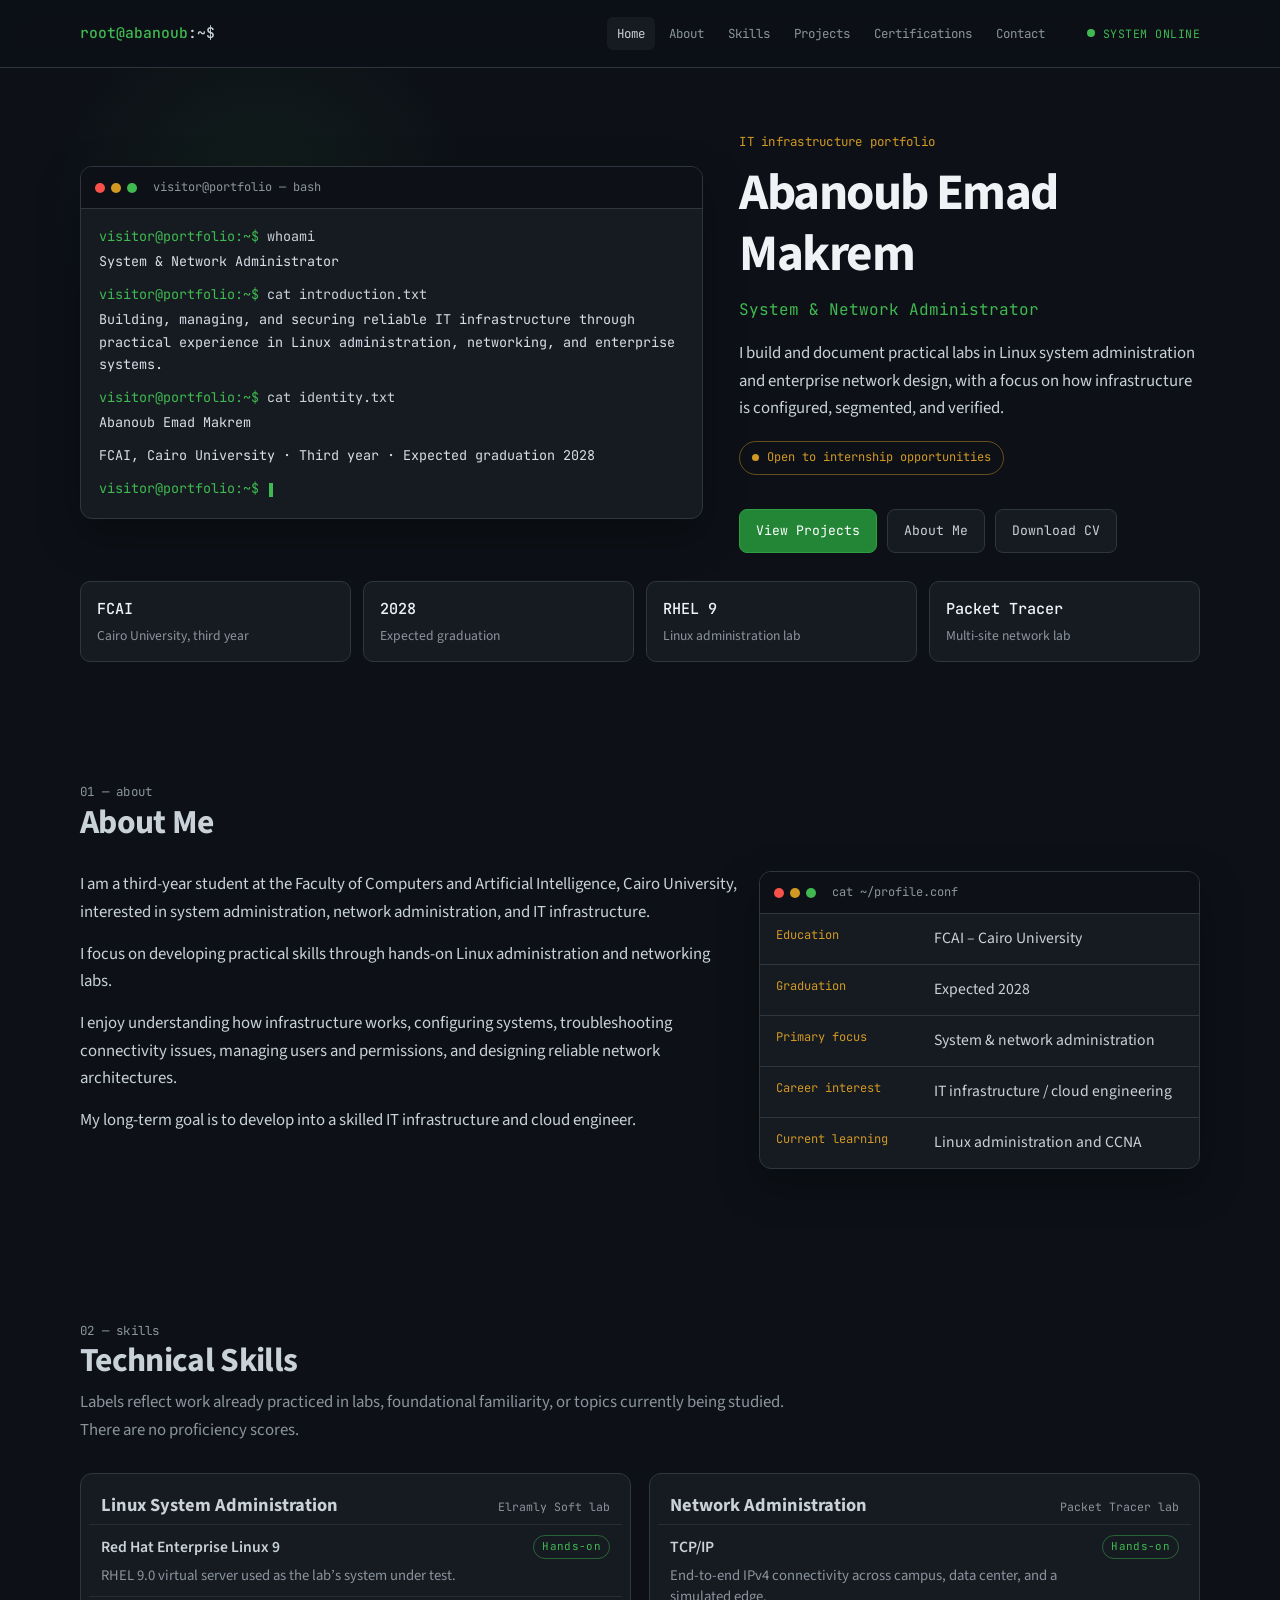
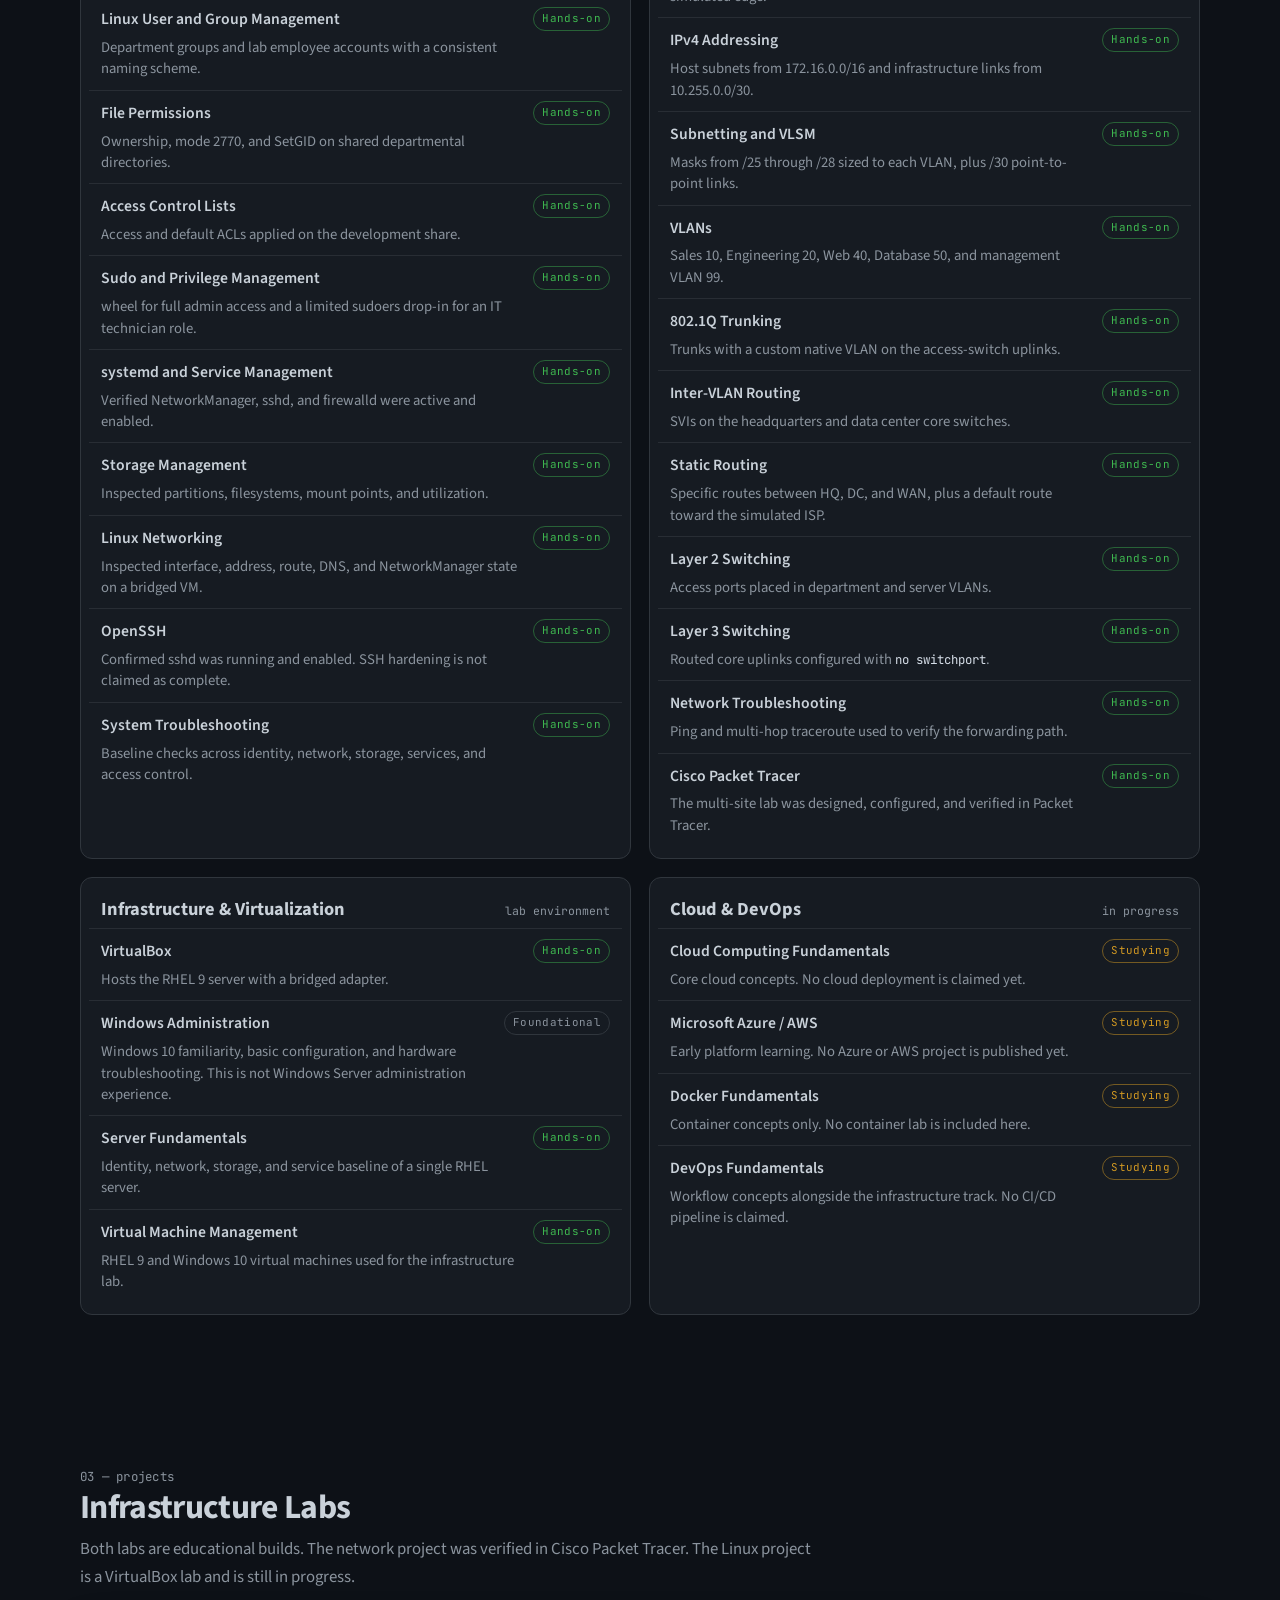
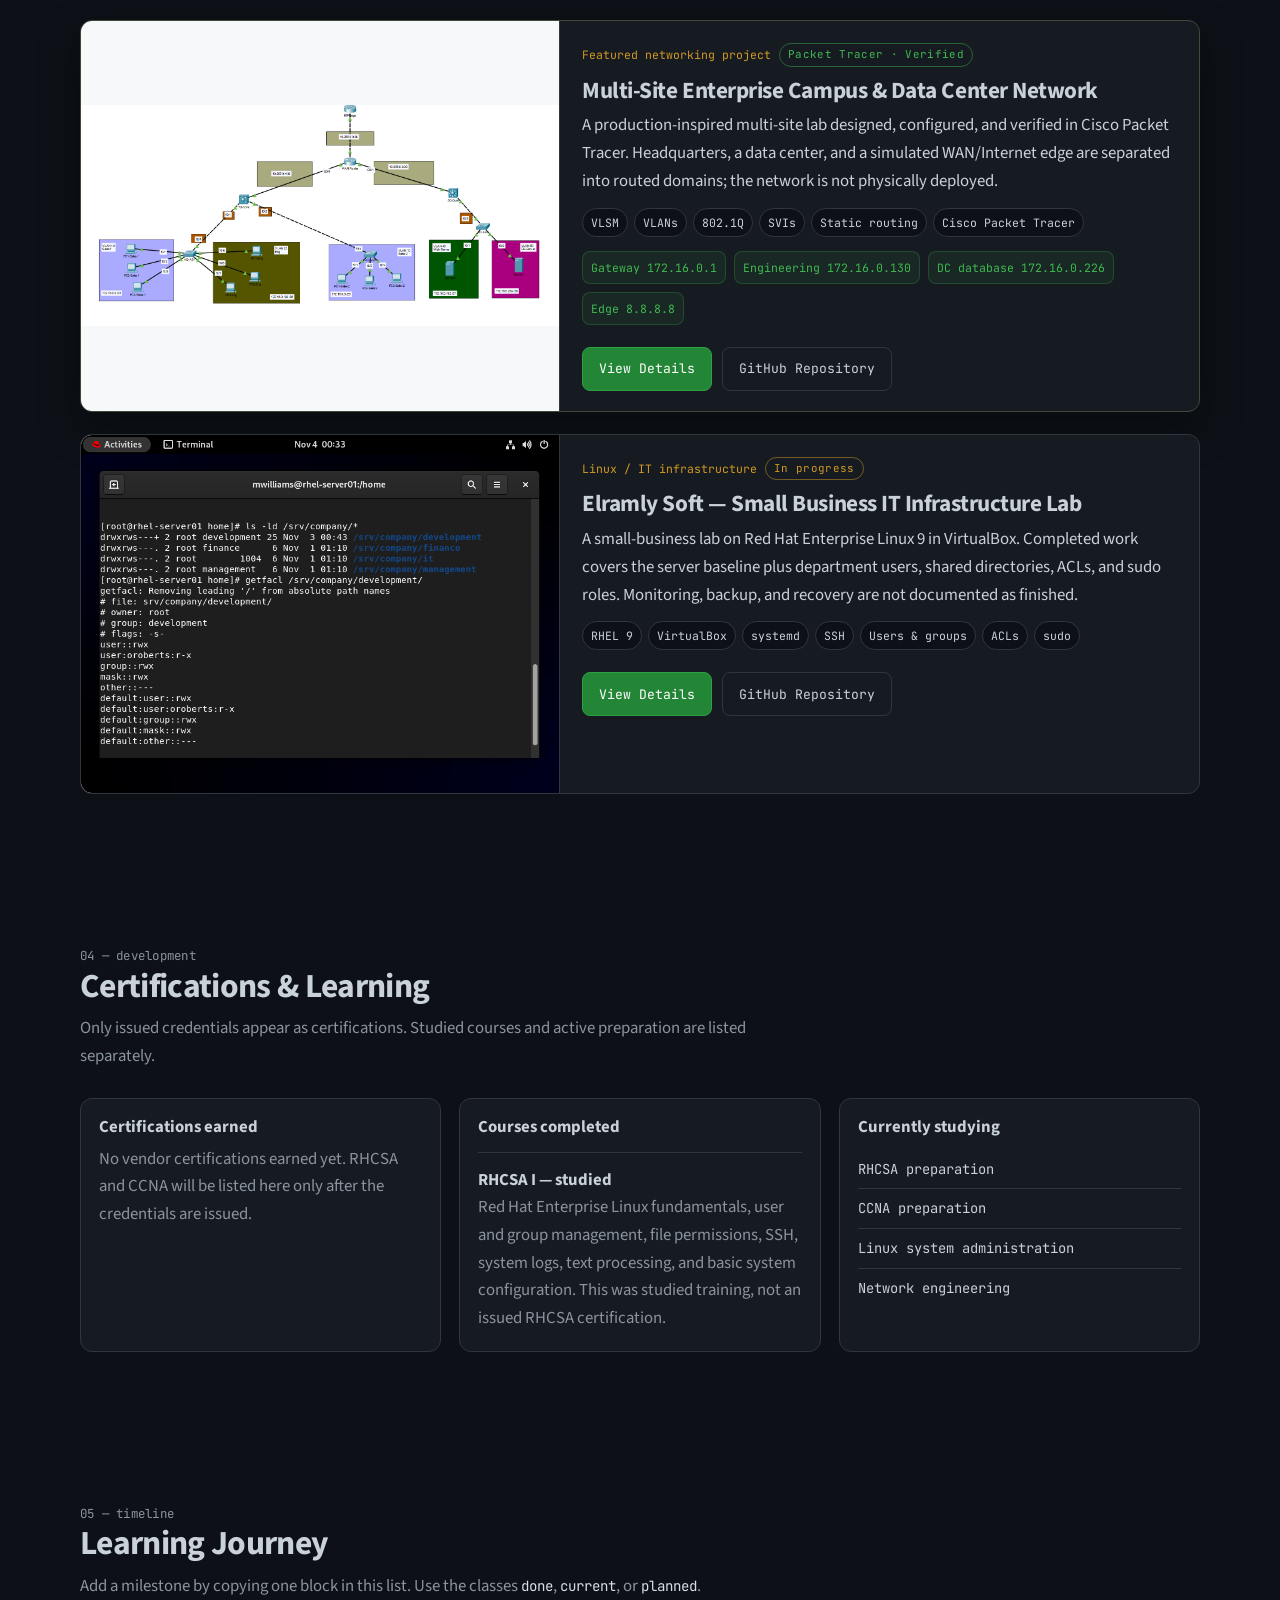
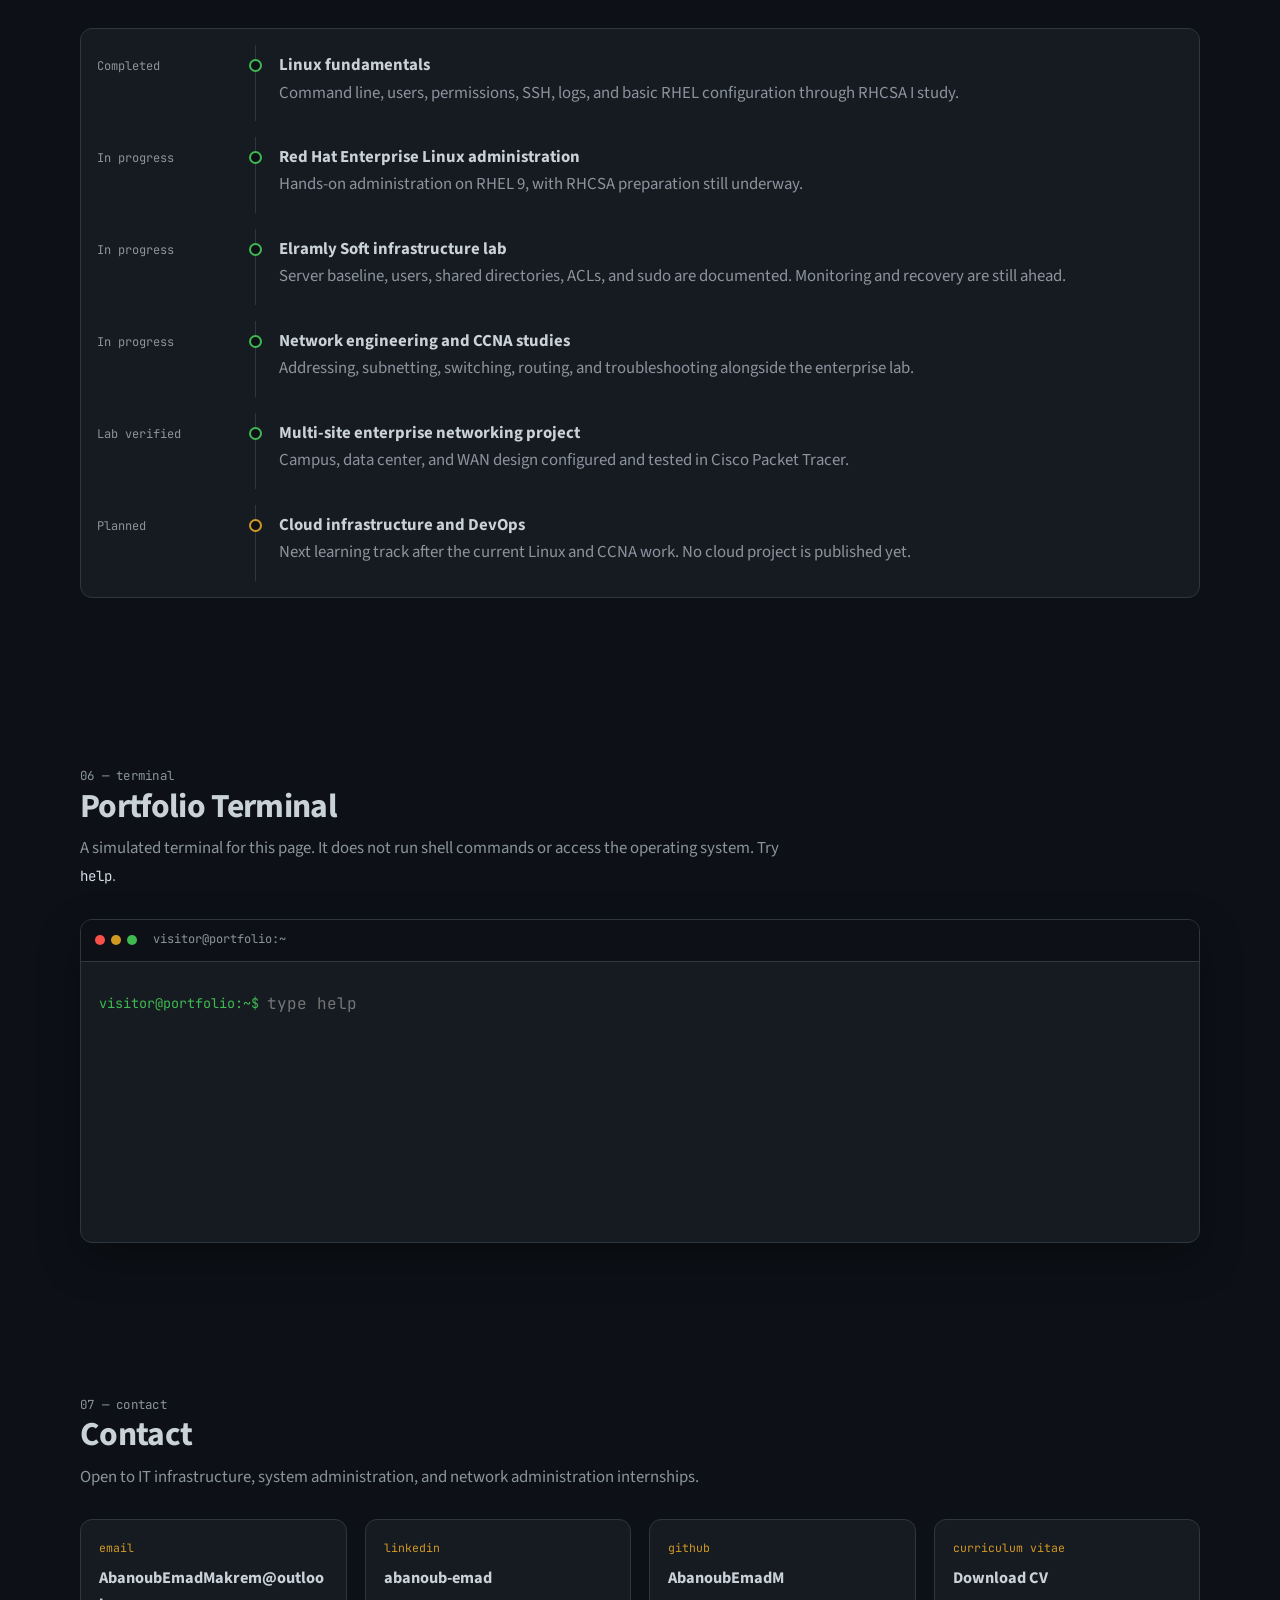
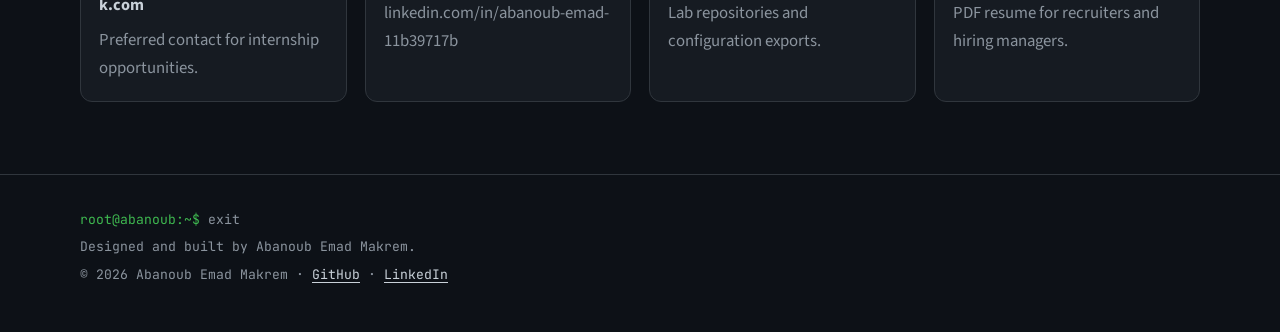
<file: index.html>
<!DOCTYPE html>
<html lang="en">
<head>
  <meta charset="UTF-8">
  <meta name="viewport" content="width=device-width, initial-scale=1">
  <title>Abanoub Emad Makrem | System &amp; Network Administrator</title>
  <meta name="description" content="Portfolio of Abanoub Emad Makrem, a third-year FCAI student seeking an IT infrastructure, system administration, or network administration internship. Linux and enterprise networking labs.">
  <meta name="author" content="Abanoub Emad Makrem">
  <meta name="theme-color" content="#0d1117">
  <meta property="og:title" content="Abanoub Emad Makrem | System &amp; Network Administrator">
  <meta property="og:description" content="Practical Linux administration and multi-site enterprise networking labs from a third-year FCAI student open to infrastructure internships.">
  <meta property="og:type" content="website">
  <link rel="icon" href="assets/icons/favicon.svg" type="image/svg+xml">
  <link rel="stylesheet" href="css/style.css">
  <link rel="stylesheet" href="css/responsive.css">
  <script type="application/ld+json">
  {
    "@context": "https://schema.org",
    "@type": "Person",
    "name": "Abanoub Emad Makrem",
    "jobTitle": "System & Network Administrator",
    "email": "AbanoubEmadMakrem@outlook.com",
    "address": { "@type": "PostalAddress", "addressLocality": "Cairo", "addressCountry": "EG" },
    "alumniOf": {
      "@type": "CollegeOrUniversity",
      "name": "Cairo University, Faculty of Computers and Artificial Intelligence"
    },
    "sameAs": [
      "https://www.linkedin.com/in/abanoub-emad-11b39717b/",
      "https://github.com/AbanoubEmadM"
    ]
  }
  </script>
</head>
<body data-page="home" data-home="index.html">
  <a class="skip-link" href="#main">Skip to content</a>
  <header class="site-header">
    <div class="header-inner">
      <a class="brand" href="#home"><span>root@abanoub</span>:~$</a>
      <button class="nav-toggle" type="button" aria-expanded="false" aria-controls="site-nav">Menu</button>
      <ul class="nav-links" id="site-nav">
        <li><a href="#home">Home</a></li>
        <li><a href="#about">About</a></li>
        <li><a href="#skills">Skills</a></li>
        <li><a href="#projects">Projects</a></li>
        <li><a href="#certifications">Certifications</a></li>
        <li><a href="#contact">Contact</a></li>
      </ul>
      <p class="status"><i aria-hidden="true"></i> SYSTEM ONLINE</p>
    </div>
  </header>

  <main id="main">
    <section class="hero" id="home">
      <div class="wrap hero-grid">
        <div class="window" aria-label="Introduction terminal">
          <div class="window-bar">
            <span class="dots" aria-hidden="true"><i></i><i></i><i></i></span>
            <span class="window-title">visitor@portfolio — bash</span>
          </div>
          <div class="window-body" id="hero-screen" aria-live="polite">
            <noscript>
              <p class="term-line"><span class="prompt">visitor@portfolio:~$ </span><span class="cmd">whoami</span></p>
              <p class="out">System &amp; Network Administrator</p>
              <p class="term-line"><span class="prompt">visitor@portfolio:~$ </span><span class="cmd">cat introduction.txt</span></p>
              <p class="out">Building, managing, and securing reliable IT infrastructure through practical experience in Linux administration, networking, and enterprise systems.</p>
            </noscript>
          </div>
        </div>
        <div>
          <p class="kicker">IT infrastructure portfolio</p>
          <h1>Abanoub Emad Makrem</h1>
          <p class="role">System &amp; Network Administrator</p>
          <p class="lede">I build and document practical labs in Linux system administration and enterprise network design, with a focus on how infrastructure is configured, segmented, and verified.</p>
          <p class="pill"><i aria-hidden="true"></i> Open to internship opportunities</p>
          <div class="actions">
            <a class="btn btn-primary" href="#projects">View Projects</a>
            <a class="btn" href="#about">About Me</a>
            <a class="btn" href="assets/cv/Abanoub-Emad-Makrem-CV.pdf" download>Download CV</a>
          </div>
        </div>
      </div>
      <div class="wrap">
        <div class="facts" aria-label="Profile summary">
          <div class="fact"><b>FCAI</b><span>Cairo University, third year</span></div>
          <div class="fact"><b>2028</b><span>Expected graduation</span></div>
          <div class="fact"><b>RHEL 9</b><span>Linux administration lab</span></div>
          <div class="fact"><b>Packet Tracer</b><span>Multi-site network lab</span></div>
        </div>
      </div>
    </section>

    <section id="about">
      <div class="wrap">
        <div class="section-head">
          <div>
            <p class="section-kicker">01 — about</p>
            <h2>About Me</h2>
          </div>
        </div>
        <div class="about-grid">
          <div class="prose">
            <p>I am a third-year student at the Faculty of Computers and Artificial Intelligence, Cairo University, interested in system administration, network administration, and IT infrastructure.</p>
            <p>I focus on developing practical skills through hands-on Linux administration and networking labs.</p>
            <p>I enjoy understanding how infrastructure works, configuring systems, troubleshooting connectivity issues, managing users and permissions, and designing reliable network architectures.</p>
            <p>My long-term goal is to develop into a skilled IT infrastructure and cloud engineer.</p>
          </div>
          <aside class="window" aria-label="Profile details">
            <div class="window-bar">
              <span class="dots" aria-hidden="true"><i></i><i></i><i></i></span>
              <span class="window-title">cat ~/profile.conf</span>
            </div>
            <dl class="kv">
              <div><dt>Education</dt><dd>FCAI – Cairo University</dd></div>
              <div><dt>Graduation</dt><dd>Expected 2028</dd></div>
              <div><dt>Primary focus</dt><dd>System &amp; network administration</dd></div>
              <div><dt>Career interest</dt><dd>IT infrastructure / cloud engineering</dd></div>
              <div><dt>Current learning</dt><dd>Linux administration and CCNA</dd></div>
            </dl>
          </aside>
        </div>
      </div>
    </section>

    <section id="skills">
      <div class="wrap">
        <div class="section-head">
          <div>
            <p class="section-kicker">02 — skills</p>
            <h2>Technical Skills</h2>
            <p>Labels reflect work already practiced in labs, foundational familiarity, or topics currently being studied. There are no proficiency scores.</p>
          </div>
        </div>
        <div class="skill-grid">
          <article class="skill-card">
            <header>
              <h3>Linux System Administration</h3>
              <span>Elramly Soft lab</span>
            </header>
            <div class="skill-item"><strong>Red Hat Enterprise Linux 9</strong><span class="badge badge-hands">Hands-on</span><p>RHEL 9.0 virtual server used as the lab’s system under test.</p></div>
            <div class="skill-item"><strong>Linux User and Group Management</strong><span class="badge badge-hands">Hands-on</span><p>Department groups and lab employee accounts with a consistent naming scheme.</p></div>
            <div class="skill-item"><strong>File Permissions</strong><span class="badge badge-hands">Hands-on</span><p>Ownership, mode 2770, and SetGID on shared departmental directories.</p></div>
            <div class="skill-item"><strong>Access Control Lists</strong><span class="badge badge-hands">Hands-on</span><p>Access and default ACLs applied on the development share.</p></div>
            <div class="skill-item"><strong>Sudo and Privilege Management</strong><span class="badge badge-hands">Hands-on</span><p>wheel for full admin access and a limited sudoers drop-in for an IT technician role.</p></div>
            <div class="skill-item"><strong>systemd and Service Management</strong><span class="badge badge-hands">Hands-on</span><p>Verified NetworkManager, sshd, and firewalld were active and enabled.</p></div>
            <div class="skill-item"><strong>Storage Management</strong><span class="badge badge-hands">Hands-on</span><p>Inspected partitions, filesystems, mount points, and utilization.</p></div>
            <div class="skill-item"><strong>Linux Networking</strong><span class="badge badge-hands">Hands-on</span><p>Inspected interface, address, route, DNS, and NetworkManager state on a bridged VM.</p></div>
            <div class="skill-item"><strong>OpenSSH</strong><span class="badge badge-hands">Hands-on</span><p>Confirmed sshd was running and enabled. SSH hardening is not claimed as complete.</p></div>
            <div class="skill-item"><strong>System Troubleshooting</strong><span class="badge badge-hands">Hands-on</span><p>Baseline checks across identity, network, storage, services, and access control.</p></div>
          </article>

          <article class="skill-card">
            <header>
              <h3>Network Administration</h3>
              <span>Packet Tracer lab</span>
            </header>
            <div class="skill-item"><strong>TCP/IP</strong><span class="badge badge-hands">Hands-on</span><p>End-to-end IPv4 connectivity across campus, data center, and a simulated edge.</p></div>
            <div class="skill-item"><strong>IPv4 Addressing</strong><span class="badge badge-hands">Hands-on</span><p>Host subnets from 172.16.0.0/16 and infrastructure links from 10.255.0.0/30.</p></div>
            <div class="skill-item"><strong>Subnetting and VLSM</strong><span class="badge badge-hands">Hands-on</span><p>Masks from /25 through /28 sized to each VLAN, plus /30 point-to-point links.</p></div>
            <div class="skill-item"><strong>VLANs</strong><span class="badge badge-hands">Hands-on</span><p>Sales 10, Engineering 20, Web 40, Database 50, and management VLAN 99.</p></div>
            <div class="skill-item"><strong>802.1Q Trunking</strong><span class="badge badge-hands">Hands-on</span><p>Trunks with a custom native VLAN on the access-switch uplinks.</p></div>
            <div class="skill-item"><strong>Inter-VLAN Routing</strong><span class="badge badge-hands">Hands-on</span><p>SVIs on the headquarters and data center core switches.</p></div>
            <div class="skill-item"><strong>Static Routing</strong><span class="badge badge-hands">Hands-on</span><p>Specific routes between HQ, DC, and WAN, plus a default route toward the simulated ISP.</p></div>
            <div class="skill-item"><strong>Layer 2 Switching</strong><span class="badge badge-hands">Hands-on</span><p>Access ports placed in department and server VLANs.</p></div>
            <div class="skill-item"><strong>Layer 3 Switching</strong><span class="badge badge-hands">Hands-on</span><p>Routed core uplinks configured with <code>no switchport</code>.</p></div>
            <div class="skill-item"><strong>Network Troubleshooting</strong><span class="badge badge-hands">Hands-on</span><p>Ping and multi-hop traceroute used to verify the forwarding path.</p></div>
            <div class="skill-item"><strong>Cisco Packet Tracer</strong><span class="badge badge-hands">Hands-on</span><p>The multi-site lab was designed, configured, and verified in Packet Tracer.</p></div>
          </article>

          <article class="skill-card">
            <header>
              <h3>Infrastructure &amp; Virtualization</h3>
              <span>lab environment</span>
            </header>
            <div class="skill-item"><strong>VirtualBox</strong><span class="badge badge-hands">Hands-on</span><p>Hosts the RHEL 9 server with a bridged adapter.</p></div>
            <div class="skill-item"><strong>Windows Administration</strong><span class="badge">Foundational</span><p>Windows 10 familiarity, basic configuration, and hardware troubleshooting. This is not Windows Server administration experience.</p></div>
            <div class="skill-item"><strong>Server Fundamentals</strong><span class="badge badge-hands">Hands-on</span><p>Identity, network, storage, and service baseline of a single RHEL server.</p></div>
            <div class="skill-item"><strong>Virtual Machine Management</strong><span class="badge badge-hands">Hands-on</span><p>RHEL 9 and Windows 10 virtual machines used for the infrastructure lab.</p></div>
          </article>

          <article class="skill-card">
            <header>
              <h3>Cloud &amp; DevOps</h3>
              <span>in progress</span>
            </header>
            <div class="skill-item"><strong>Cloud Computing Fundamentals</strong><span class="badge badge-study">Studying</span><p>Core cloud concepts. No cloud deployment is claimed yet.</p></div>
            <div class="skill-item"><strong>Microsoft Azure / AWS</strong><span class="badge badge-study">Studying</span><p>Early platform learning. No Azure or AWS project is published yet.</p></div>
            <div class="skill-item"><strong>Docker Fundamentals</strong><span class="badge badge-study">Studying</span><p>Container concepts only. No container lab is included here.</p></div>
            <div class="skill-item"><strong>DevOps Fundamentals</strong><span class="badge badge-study">Studying</span><p>Workflow concepts alongside the infrastructure track. No CI/CD pipeline is claimed.</p></div>
          </article>
        </div>
      </div>
    </section>

    <section id="projects">
      <div class="wrap">
        <div class="section-head">
          <div>
            <p class="section-kicker">03 — projects</p>
            <h2>Infrastructure Labs</h2>
            <p>Both labs are educational builds. The network project was verified in Cisco Packet Tracer. The Linux project is a VirtualBox lab and is still in progress.</p>
          </div>
        </div>
        <div class="project-list">
          <article class="project project-feature">
            <div class="project-media">
              <button class="zoom" type="button" data-lightbox data-full="assets/images/diagrams/multi-site-topology.png" data-caption="Packet Tracer topology for the multi-site enterprise lab">
                <img src="assets/images/diagrams/multi-site-topology.png" alt="Cisco Packet Tracer diagram of the headquarters, data center, WAN router, and ISP edge">
              </button>
            </div>
            <div class="project-body">
              <div class="meta-row">
                <span class="eyebrow">Featured networking project</span>
                <span class="badge badge-hands">Packet Tracer · Verified</span>
              </div>
              <h3>Multi-Site Enterprise Campus &amp; Data Center Network</h3>
              <p>A production-inspired multi-site lab designed, configured, and verified in Cisco Packet Tracer. Headquarters, a data center, and a simulated WAN/Internet edge are separated into routed domains; the network is not physically deployed.</p>
              <ul class="tags">
                <li>VLSM</li><li>VLANs</li><li>802.1Q</li><li>SVIs</li><li>Static routing</li><li>Cisco Packet Tracer</li>
              </ul>
              <ul class="verify-row">
                <li>Gateway 172.16.0.1</li>
                <li>Engineering 172.16.0.130</li>
                <li>DC database 172.16.0.226</li>
                <li>Edge 8.8.8.8</li>
              </ul>
              <div class="actions">
                <a class="btn btn-primary" href="projects/multi-site.html">View Details</a>
                <a class="btn" href="https://github.com/AbanoubEmadM/multi-site-enterprise-lab" target="_blank" rel="noopener noreferrer">GitHub Repository</a>
              </div>
            </div>
          </article>

          <article class="project">
            <div class="project-media">
              <button class="zoom" type="button" data-lightbox data-full="assets/images/projects/elramly-permissions.png" data-caption="Department directories and ACL on the RHEL 9 lab server">
                <img src="assets/images/projects/elramly-permissions.png" alt="Terminal showing permissions and getfacl output for /srv/company directories on rhel-server01">
              </button>
            </div>
            <div class="project-body">
              <div class="meta-row">
                <span class="eyebrow">Linux / IT infrastructure</span>
                <span class="badge badge-study">In progress</span>
              </div>
              <h3>Elramly Soft — Small Business IT Infrastructure Lab</h3>
              <p>A small-business lab on Red Hat Enterprise Linux 9 in VirtualBox. Completed work covers the server baseline plus department users, shared directories, ACLs, and sudo roles. Monitoring, backup, and recovery are not documented as finished.</p>
              <ul class="tags">
                <li>RHEL 9</li><li>VirtualBox</li><li>systemd</li><li>SSH</li><li>Users &amp; groups</li><li>ACLs</li><li>sudo</li>
              </ul>
              <div class="actions">
                <a class="btn btn-primary" href="projects/elramly-soft.html">View Details</a>
                <a class="btn" href="https://github.com/AbanoubEmadM/small-business-it-infrastructure-lab" target="_blank" rel="noopener noreferrer">GitHub Repository</a>
              </div>
            </div>
          </article>
        </div>
      </div>
    </section>

    <section id="certifications">
      <div class="wrap">
        <div class="section-head">
          <div>
            <p class="section-kicker">04 — development</p>
            <h2>Certifications &amp; Learning</h2>
            <p>Only issued credentials appear as certifications. Studied courses and active preparation are listed separately.</p>
          </div>
        </div>
        <div class="cert-grid">
          <article class="cert-card">
            <h3>Certifications earned</h3>
            <p>No vendor certifications earned yet. RHCSA and CCNA will be listed here only after the credentials are issued.</p>
          </article>
          <article class="cert-card">
            <h3>Courses completed</h3>
            <div class="course">
              <strong>RHCSA I — studied</strong>
              <p>Red Hat Enterprise Linux fundamentals, user and group management, file permissions, SSH, system logs, text processing, and basic system configuration. This was studied training, not an issued RHCSA certification.</p>
            </div>
          </article>
          <article class="cert-card">
            <h3>Currently studying</h3>
            <ul class="study-list">
              <li>RHCSA preparation</li>
              <li>CCNA preparation</li>
              <li>Linux system administration</li>
              <li>Network engineering</li>
            </ul>
          </article>
        </div>
      </div>
    </section>

    <section id="journey">
      <div class="wrap">
        <div class="section-head">
          <div>
            <p class="section-kicker">05 — timeline</p>
            <h2>Learning Journey</h2>
            <p>Add a milestone by copying one block in this list. Use the classes <code>done</code>, <code>current</code>, or <code>planned</code>.</p>
          </div>
        </div>
        <ol class="timeline">
          <li class="milestone done">
            <span class="when">Completed</span>
            <div class="rail"><i aria-hidden="true"></i></div>
            <article>
              <h3>Linux fundamentals</h3>
              <p>Command line, users, permissions, SSH, logs, and basic RHEL configuration through RHCSA I study.</p>
            </article>
          </li>
          <li class="milestone current">
            <span class="when">In progress</span>
            <div class="rail"><i aria-hidden="true"></i></div>
            <article>
              <h3>Red Hat Enterprise Linux administration</h3>
              <p>Hands-on administration on RHEL 9, with RHCSA preparation still underway.</p>
            </article>
          </li>
          <li class="milestone current">
            <span class="when">In progress</span>
            <div class="rail"><i aria-hidden="true"></i></div>
            <article>
              <h3>Elramly Soft infrastructure lab</h3>
              <p>Server baseline, users, shared directories, ACLs, and sudo are documented. Monitoring and recovery are still ahead.</p>
            </article>
          </li>
          <li class="milestone current">
            <span class="when">In progress</span>
            <div class="rail"><i aria-hidden="true"></i></div>
            <article>
              <h3>Network engineering and CCNA studies</h3>
              <p>Addressing, subnetting, switching, routing, and troubleshooting alongside the enterprise lab.</p>
            </article>
          </li>
          <li class="milestone done">
            <span class="when">Lab verified</span>
            <div class="rail"><i aria-hidden="true"></i></div>
            <article>
              <h3>Multi-site enterprise networking project</h3>
              <p>Campus, data center, and WAN design configured and tested in Cisco Packet Tracer.</p>
            </article>
          </li>
          <li class="milestone planned">
            <span class="when">Planned</span>
            <div class="rail"><i aria-hidden="true"></i></div>
            <article>
              <h3>Cloud infrastructure and DevOps</h3>
              <p>Next learning track after the current Linux and CCNA work. No cloud project is published yet.</p>
            </article>
          </li>
        </ol>
      </div>
    </section>

    <section id="terminal">
      <div class="wrap">
        <div class="section-head">
          <div>
            <p class="section-kicker">06 — terminal</p>
            <h2>Portfolio Terminal</h2>
            <p class="term-help">A simulated terminal for this page. It does not run shell commands or access the operating system. Try <code>help</code>.</p>
          </div>
        </div>
        <div class="window">
          <div class="window-bar">
            <span class="dots" aria-hidden="true"><i></i><i></i><i></i></span>
            <span class="window-title">visitor@portfolio:~</span>
          </div>
          <div class="window-body">
            <div class="term-screen" id="terminal-screen">
              <div id="terminal-output"></div>
              <form class="term-form" id="terminal-form" autocomplete="off">
                <label class="prompt" for="terminal-input">visitor@portfolio:~$</label>
                <input id="terminal-input" name="command" type="text" spellcheck="false" autocapitalize="off" autocorrect="off" aria-label="Terminal command" placeholder="type help">
              </form>
            </div>
          </div>
        </div>
      </div>
    </section>

    <section id="contact">
      <div class="wrap">
        <div class="section-head">
          <div>
            <p class="section-kicker">07 — contact</p>
            <h2>Contact</h2>
            <p>Open to IT infrastructure, system administration, and network administration internships.</p>
          </div>
        </div>
        <div class="contact-grid">
          <a class="contact-card" href="mailto:AbanoubEmadMakrem@outlook.com">
            <span>email</span>
            <strong>AbanoubEmadMakrem@outlook.com</strong>
            <p>Preferred contact for internship opportunities.</p>
          </a>
          <a class="contact-card" href="https://www.linkedin.com/in/abanoub-emad-11b39717b/" target="_blank" rel="noopener noreferrer">
            <span>linkedin</span>
            <strong>abanoub-emad</strong>
            <p>linkedin.com/in/abanoub-emad-11b39717b</p>
          </a>
          <a class="contact-card" href="https://github.com/AbanoubEmadM" target="_blank" rel="noopener noreferrer">
            <span>github</span>
            <strong>AbanoubEmadM</strong>
            <p>Lab repositories and configuration exports.</p>
          </a>
          <a class="contact-card" href="assets/cv/Abanoub-Emad-Makrem-CV.pdf" download>
            <span>curriculum vitae</span>
            <strong>Download CV</strong>
            <p>PDF resume for recruiters and hiring managers.</p>
          </a>
        </div>
      </div>
    </section>
  </main>

  <footer class="site-footer">
    <div class="wrap">
      <p><span class="prompt">root@abanoub:~$ </span>exit</p>
      <p>Designed and built by Abanoub Emad Makrem.</p>
      <p>© <span id="year">2026</span> Abanoub Emad Makrem · <a href="https://github.com/AbanoubEmadM" target="_blank" rel="noopener noreferrer">GitHub</a> · <a href="https://www.linkedin.com/in/abanoub-emad-11b39717b/" target="_blank" rel="noopener noreferrer">LinkedIn</a></p>
    </div>
  </footer>

  <dialog class="lightbox" id="lightbox" aria-label="Expanded image">
    <div class="lightbox-bar">
      <span id="lightbox-caption">Image</span>
      <button class="icon-btn" type="button" data-close>Close</button>
    </div>
    <img id="lightbox-image" alt="">
  </dialog>

  <script src="js/navigation.js"></script>
  <script src="js/script.js"></script>
  <script src="js/terminal.js"></script>
</body>
</html>
</file>
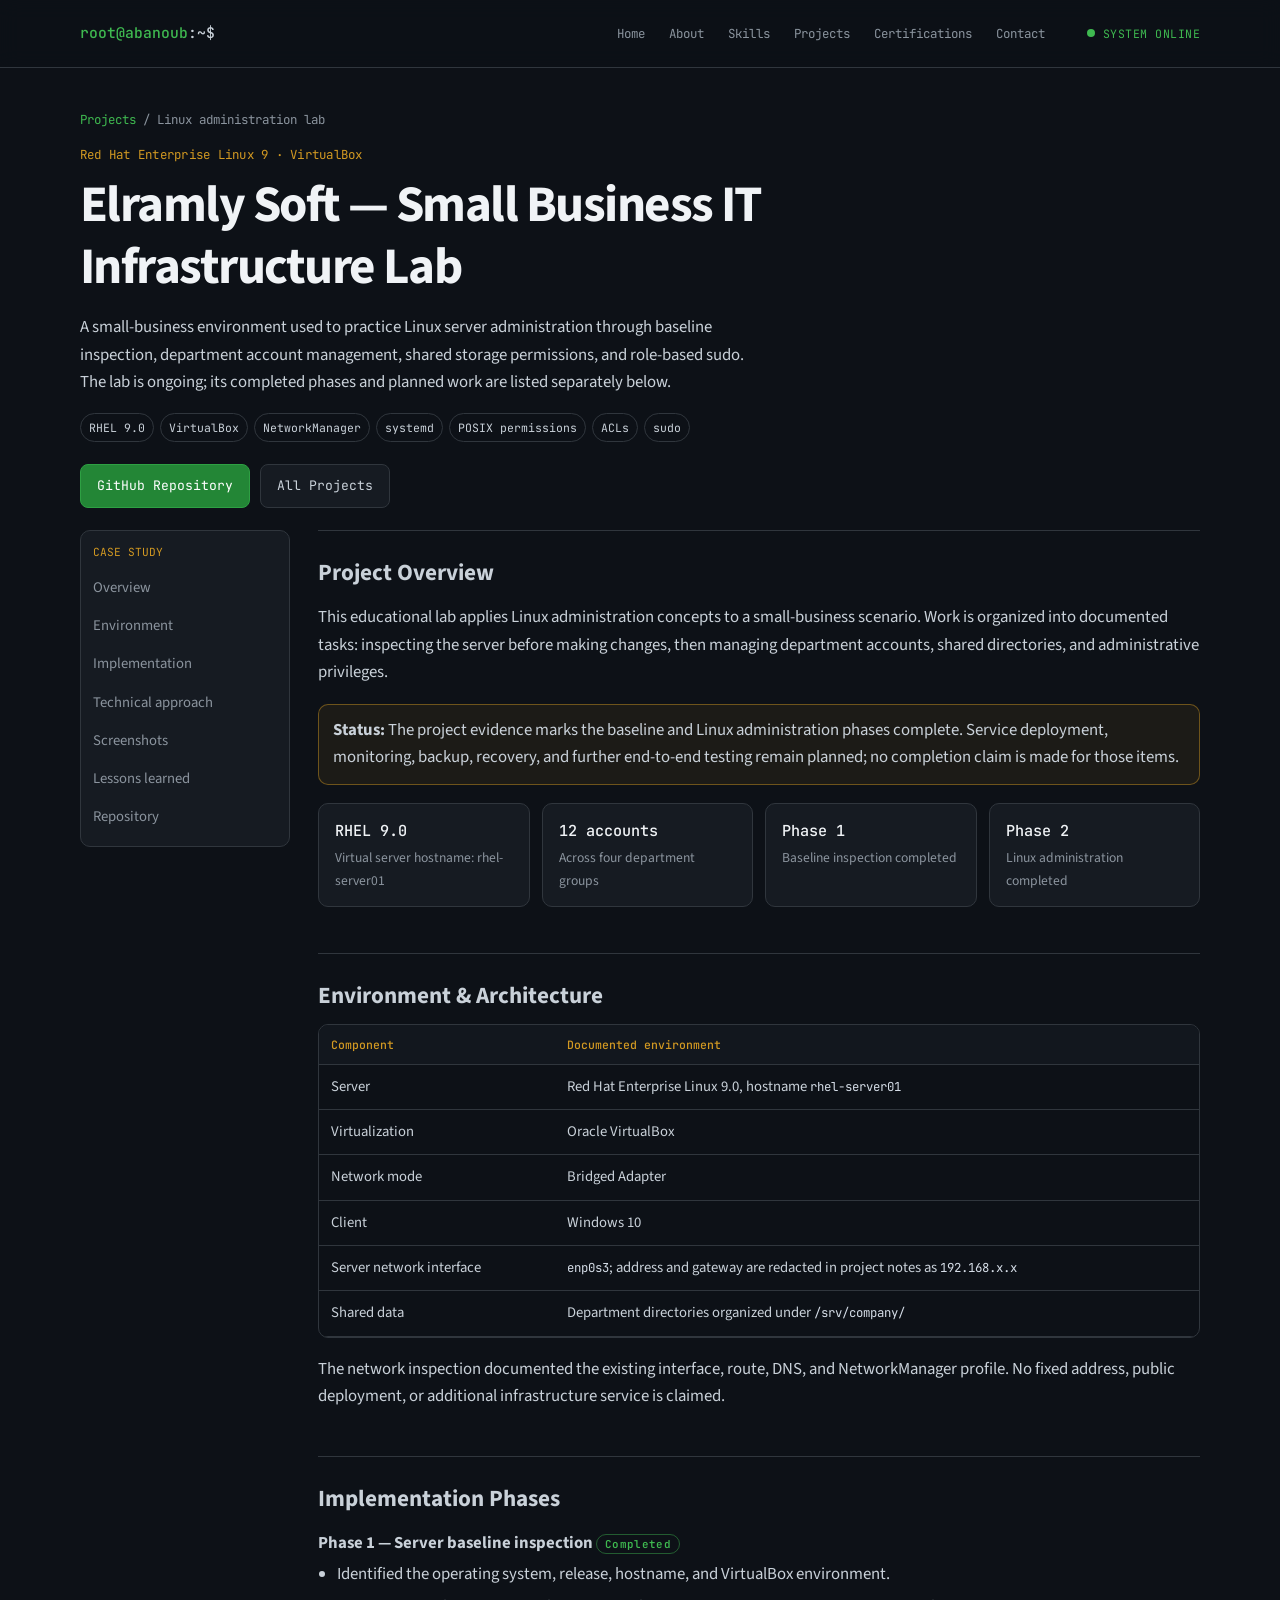
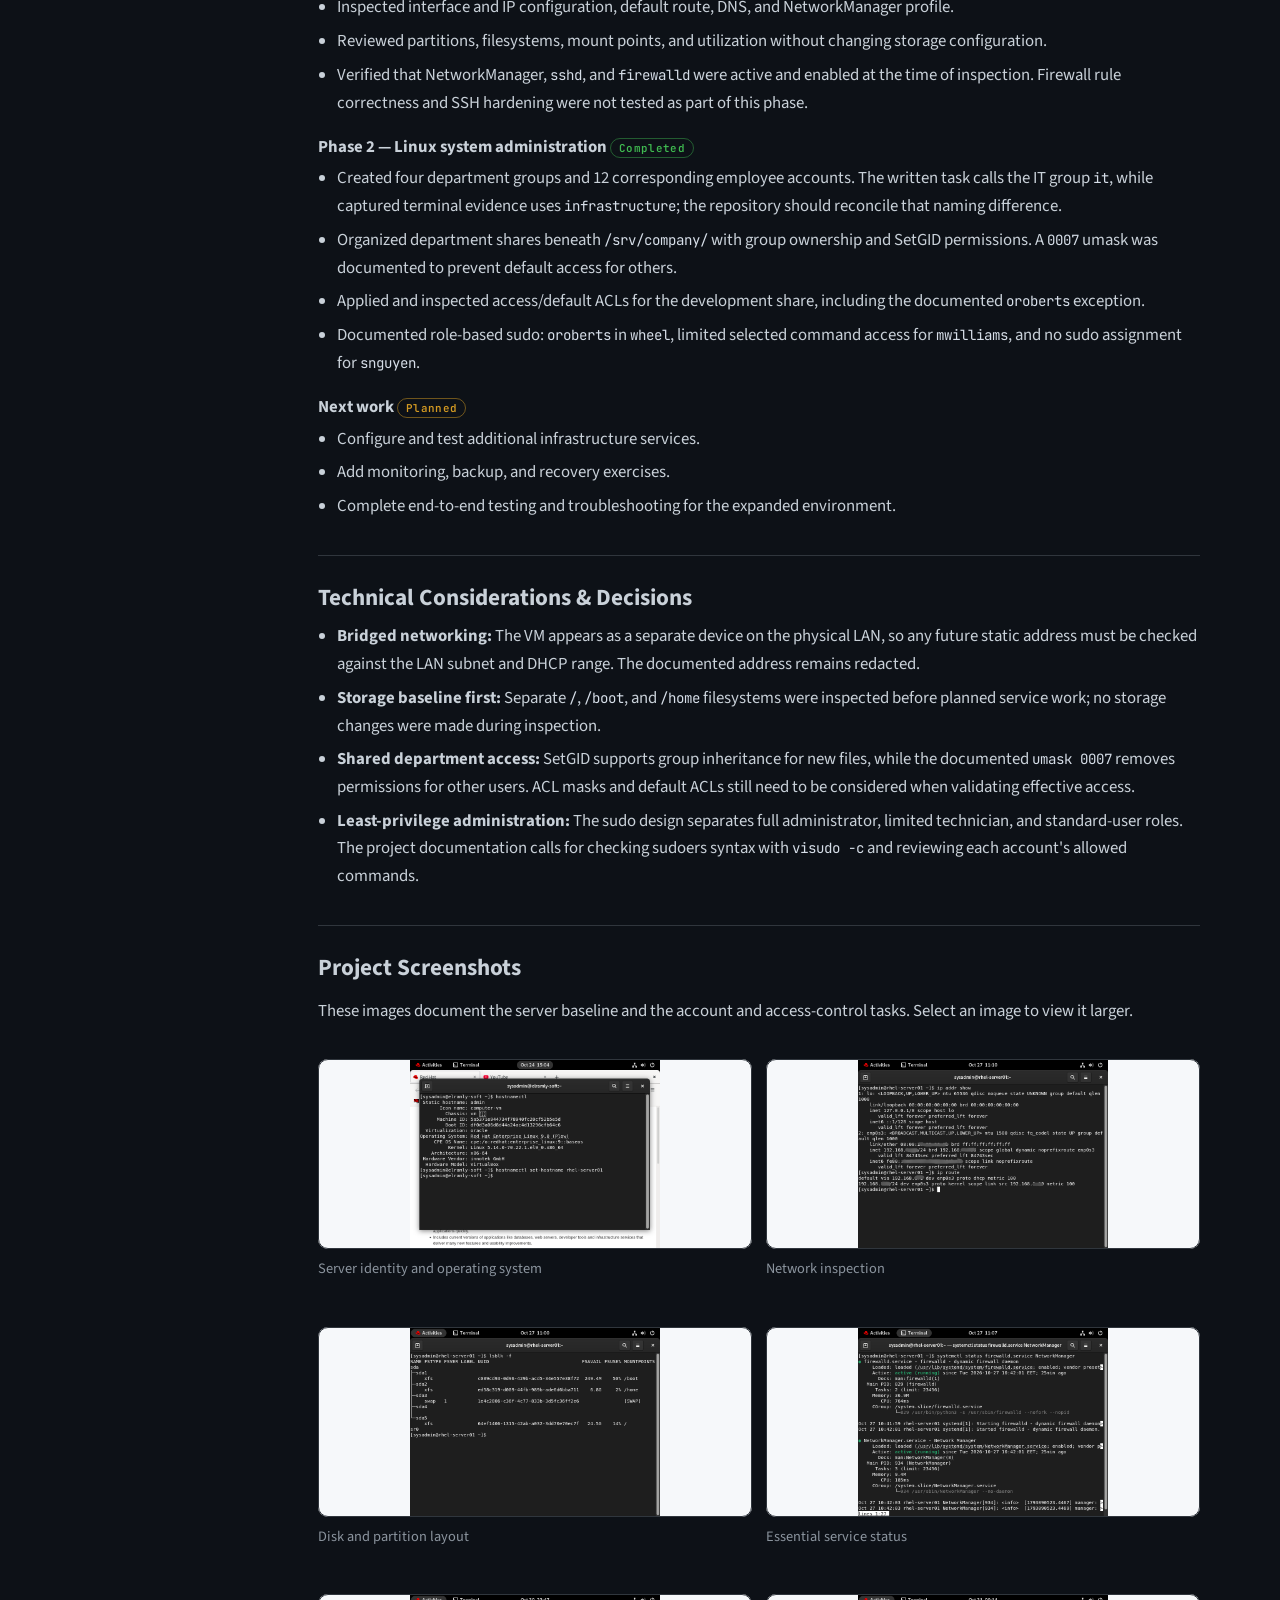
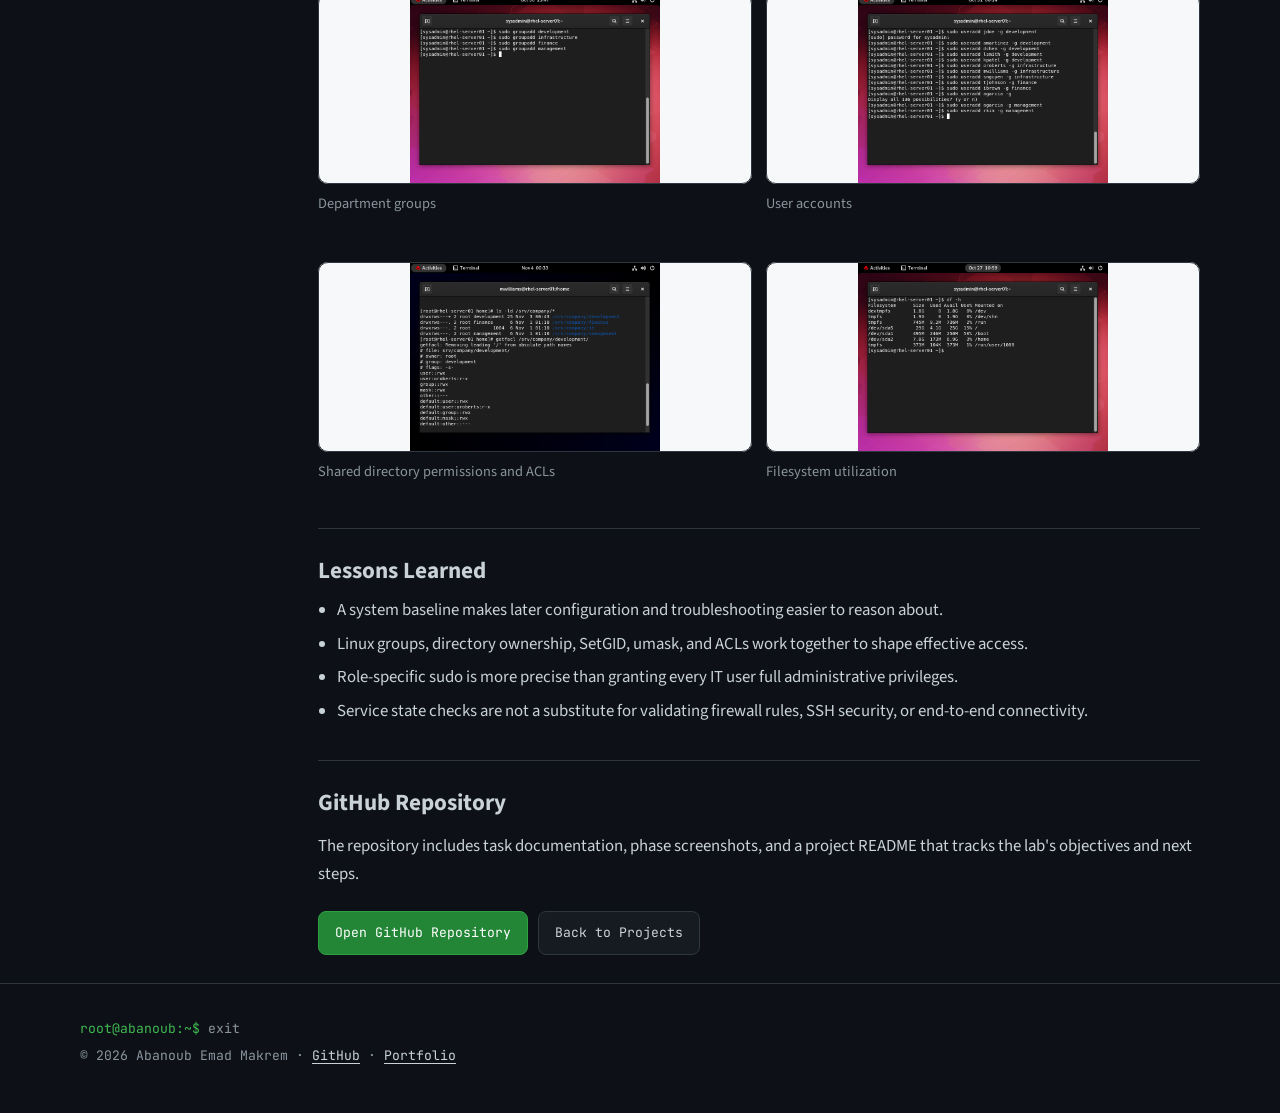
<file: projects/elramly-soft.html>
<!DOCTYPE html>
<html lang="en">
<head>
  <meta charset="UTF-8">
  <meta name="viewport" content="width=device-width, initial-scale=1">
  <title>Elramly Soft Linux Infrastructure Lab | Abanoub Emad Makrem</title>
  <meta name="description" content="A small-business Red Hat Enterprise Linux 9 and VirtualBox lab covering server baselines, networking, storage, services, users, permissions, ACLs, and sudo.">
  <meta name="author" content="Abanoub Emad Makrem">
  <meta name="theme-color" content="#0d1117">
  <link rel="icon" href="../assets/icons/favicon.svg" type="image/svg+xml">
  <link rel="stylesheet" href="../css/style.css">
  <link rel="stylesheet" href="../css/responsive.css">
</head>
<body data-home="../index.html">
  <a class="skip-link" href="#main">Skip to content</a>
  <header class="site-header">
    <div class="header-inner">
      <a class="brand" href="../index.html"><span>root@abanoub</span>:~$</a>
      <button class="nav-toggle" type="button" aria-expanded="false" aria-controls="site-nav">Menu</button>
      <ul class="nav-links" id="site-nav">
        <li><a href="../index.html#home">Home</a></li>
        <li><a href="../index.html#about">About</a></li>
        <li><a href="../index.html#skills">Skills</a></li>
        <li><a href="../index.html#projects">Projects</a></li>
        <li><a href="../index.html#certifications">Certifications</a></li>
        <li><a href="../index.html#contact">Contact</a></li>
      </ul>
      <p class="status"><i aria-hidden="true"></i> SYSTEM ONLINE</p>
    </div>
  </header>

  <main id="main">
    <section class="case-hero">
      <div class="wrap">
        <p class="crumbs"><a href="../index.html#projects">Projects</a> / Linux administration lab</p>
        <p class="section-kicker">Red Hat Enterprise Linux 9 · VirtualBox</p>
        <h1>Elramly Soft — Small Business IT Infrastructure Lab</h1>
        <p class="lede">A small-business environment used to practice Linux server administration through baseline inspection, department account management, shared storage permissions, and role-based sudo. The lab is ongoing; its completed phases and planned work are listed separately below.</p>
        <ul class="tags" aria-label="Project technologies">
          <li>RHEL 9.0</li><li>VirtualBox</li><li>NetworkManager</li><li>systemd</li><li>POSIX permissions</li><li>ACLs</li><li>sudo</li>
        </ul>
        <div class="actions">
          <a class="btn btn-primary" href="https://github.com/AbanoubEmadM/small-business-it-infrastructure-lab" target="_blank" rel="noopener noreferrer">GitHub Repository</a>
          <a class="btn" href="../index.html#projects">All Projects</a>
        </div>
      </div>
    </section>

    <div class="wrap case-layout">
      <nav class="toc" aria-label="On this page">
        <span>CASE STUDY</span>
        <a href="#overview">Overview</a>
        <a href="#environment">Environment</a>
        <a href="#phases">Implementation</a>
        <a href="#considerations">Technical approach</a>
        <a href="#screenshots">Screenshots</a>
        <a href="#lessons">Lessons learned</a>
        <a href="#repository">Repository</a>
      </nav>

      <div class="case-content">
        <section class="case-section" id="overview">
          <h2>Project Overview</h2>
          <p>This educational lab applies Linux administration concepts to a small-business scenario. Work is organized into documented tasks: inspecting the server before making changes, then managing department accounts, shared directories, and administrative privileges.</p>
          <div class="callout"><strong>Status:</strong> The project evidence marks the baseline and Linux administration phases complete. Service deployment, monitoring, backup, recovery, and further end-to-end testing remain planned; no completion claim is made for those items.</div>
          <div class="facts">
            <div class="fact"><b>RHEL 9.0</b><span>Virtual server hostname: rhel-server01</span></div>
            <div class="fact"><b>12 accounts</b><span>Across four department groups</span></div>
            <div class="fact"><b>Phase 1</b><span>Baseline inspection completed</span></div>
            <div class="fact"><b>Phase 2</b><span>Linux administration completed</span></div>
          </div>
        </section>

        <section class="case-section" id="environment">
          <h2>Environment &amp; Architecture</h2>
          <div class="table-wrap">
            <table>
              <thead><tr><th>Component</th><th>Documented environment</th></tr></thead>
              <tbody>
                <tr><td>Server</td><td>Red Hat Enterprise Linux 9.0, hostname <code>rhel-server01</code></td></tr>
                <tr><td>Virtualization</td><td>Oracle VirtualBox</td></tr>
                <tr><td>Network mode</td><td>Bridged Adapter</td></tr>
                <tr><td>Client</td><td>Windows 10</td></tr>
                <tr><td>Server network interface</td><td><code>enp0s3</code>; address and gateway are redacted in project notes as <code>192.168.x.x</code></td></tr>
                <tr><td>Shared data</td><td>Department directories organized under <code>/srv/company/</code></td></tr>
              </tbody>
            </table>
          </div>
          <p>The network inspection documented the existing interface, route, DNS, and NetworkManager profile. No fixed address, public deployment, or additional infrastructure service is claimed.</p>
        </section>

        <section class="case-section" id="phases">
          <h2>Implementation Phases</h2>
          <h3>Phase 1 — Server baseline inspection <span class="badge badge-hands">Completed</span></h3>
          <ul class="clean">
            <li>Identified the operating system, release, hostname, and VirtualBox environment.</li>
            <li>Inspected interface and IP configuration, default route, DNS, and NetworkManager profile.</li>
            <li>Reviewed partitions, filesystems, mount points, and utilization without changing storage configuration.</li>
            <li>Verified that NetworkManager, <code>sshd</code>, and <code>firewalld</code> were active and enabled at the time of inspection. Firewall rule correctness and SSH hardening were not tested as part of this phase.</li>
          </ul>
          <h3>Phase 2 — Linux system administration <span class="badge badge-hands">Completed</span></h3>
          <ul class="clean">
            <li>Created four department groups and 12 corresponding employee accounts. The written task calls the IT group <code>it</code>, while captured terminal evidence uses <code>infrastructure</code>; the repository should reconcile that naming difference.</li>
            <li>Organized department shares beneath <code>/srv/company/</code> with group ownership and SetGID permissions. A <code>0007</code> umask was documented to prevent default access for others.</li>
            <li>Applied and inspected access/default ACLs for the development share, including the documented <code>oroberts</code> exception.</li>
            <li>Documented role-based sudo: <code>oroberts</code> in <code>wheel</code>, limited selected command access for <code>mwilliams</code>, and no sudo assignment for <code>snguyen</code>.</li>
          </ul>
          <h3>Next work <span class="badge badge-study">Planned</span></h3>
          <ul class="clean">
            <li>Configure and test additional infrastructure services.</li>
            <li>Add monitoring, backup, and recovery exercises.</li>
            <li>Complete end-to-end testing and troubleshooting for the expanded environment.</li>
          </ul>
        </section>

        <section class="case-section" id="considerations">
          <h2>Technical Considerations &amp; Decisions</h2>
          <ul class="clean">
            <li><strong>Bridged networking:</strong> The VM appears as a separate device on the physical LAN, so any future static address must be checked against the LAN subnet and DHCP range. The documented address remains redacted.</li>
            <li><strong>Storage baseline first:</strong> Separate <code>/</code>, <code>/boot</code>, and <code>/home</code> filesystems were inspected before planned service work; no storage changes were made during inspection.</li>
            <li><strong>Shared department access:</strong> SetGID supports group inheritance for new files, while the documented <code>umask 0007</code> removes permissions for other users. ACL masks and default ACLs still need to be considered when validating effective access.</li>
            <li><strong>Least-privilege administration:</strong> The sudo design separates full administrator, limited technician, and standard-user roles. The project documentation calls for checking sudoers syntax with <code>visudo -c</code> and reviewing each account's allowed commands.</li>
          </ul>
        </section>

        <section class="case-section" id="screenshots">
          <h2>Project Screenshots</h2>
          <p>These images document the server baseline and the account and access-control tasks. Select an image to view it larger.</p>
          <div class="shot-grid">
            <figure class="figure">
              <button class="zoom" type="button" data-lightbox data-full="../assets/images/projects/elramly-identity.png" data-caption="RHEL server identity and operating system">
                <img src="../assets/images/projects/elramly-identity.png" alt="Terminal output identifying the RHEL 9 server and hostname">
              </button>
              <figcaption>Server identity and operating system</figcaption>
            </figure>
            <figure class="figure">
              <button class="zoom" type="button" data-lightbox data-full="../assets/images/projects/elramly-network.png" data-caption="Network interface and IP configuration inspection">
                <img src="../assets/images/projects/elramly-network.png" alt="Terminal output inspecting the server network interface and IP configuration">
              </button>
              <figcaption>Network inspection</figcaption>
            </figure>
            <figure class="figure">
              <button class="zoom" type="button" data-lightbox data-full="../assets/images/projects/elramly-storage.png" data-caption="Disk, partition, and filesystem inspection">
                <img src="../assets/images/projects/elramly-storage.png" alt="Terminal output showing RHEL disk partitions and filesystem mounts">
              </button>
              <figcaption>Disk and partition layout</figcaption>
            </figure>
            <figure class="figure">
              <button class="zoom" type="button" data-lightbox data-full="../assets/images/projects/elramly-services.png" data-caption="Status of NetworkManager, sshd, and firewalld">
                <img src="../assets/images/projects/elramly-services.png" alt="Terminal output showing essential RHEL services as active and enabled">
              </button>
              <figcaption>Essential service status</figcaption>
            </figure>
            <figure class="figure">
              <button class="zoom" type="button" data-lightbox data-full="../assets/images/projects/elramly-groups.png" data-caption="Department group creation">
                <img src="../assets/images/projects/elramly-groups.png" alt="Terminal output creating the four department groups">
              </button>
              <figcaption>Department groups</figcaption>
            </figure>
            <figure class="figure">
              <button class="zoom" type="button" data-lightbox data-full="../assets/images/projects/elramly-users.png" data-caption="Department user account management">
                <img src="../assets/images/projects/elramly-users.png" alt="Terminal output creating and checking department user accounts">
              </button>
              <figcaption>User accounts</figcaption>
            </figure>
            <figure class="figure">
              <button class="zoom" type="button" data-lightbox data-full="../assets/images/projects/elramly-permissions.png" data-caption="Department directory permissions and ACL inspection">
                <img src="../assets/images/projects/elramly-permissions.png" alt="Terminal output showing department directory permissions and access control lists">
              </button>
              <figcaption>Shared directory permissions and ACLs</figcaption>
            </figure>
            <figure class="figure">
              <button class="zoom" type="button" data-lightbox data-full="../assets/images/projects/elramly-filesystem.png" data-caption="Shared filesystem layout">
                <img src="../assets/images/projects/elramly-filesystem.png" alt="Terminal output showing RHEL filesystem capacity and utilization">
              </button>
              <figcaption>Filesystem utilization</figcaption>
            </figure>
          </div>
        </section>

        <section class="case-section" id="lessons">
          <h2>Lessons Learned</h2>
          <ul class="clean">
            <li>A system baseline makes later configuration and troubleshooting easier to reason about.</li>
            <li>Linux groups, directory ownership, SetGID, umask, and ACLs work together to shape effective access.</li>
            <li>Role-specific sudo is more precise than granting every IT user full administrative privileges.</li>
            <li>Service state checks are not a substitute for validating firewall rules, SSH security, or end-to-end connectivity.</li>
          </ul>
        </section>

        <section class="case-section" id="repository">
          <h2>GitHub Repository</h2>
          <p>The repository includes task documentation, phase screenshots, and a project README that tracks the lab's objectives and next steps.</p>
          <div class="actions">
            <a class="btn btn-primary" href="https://github.com/AbanoubEmadM/small-business-it-infrastructure-lab" target="_blank" rel="noopener noreferrer">Open GitHub Repository</a>
            <a class="btn" href="../index.html#projects">Back to Projects</a>
          </div>
        </section>
      </div>
    </div>
  </main>

  <footer class="site-footer">
    <div class="wrap">
      <p><span class="prompt">root@abanoub:~$ </span>exit</p>
      <p>© <span id="year">2026</span> Abanoub Emad Makrem · <a href="https://github.com/AbanoubEmadM" target="_blank" rel="noopener noreferrer">GitHub</a> · <a href="../index.html#projects">Portfolio</a></p>
    </div>
  </footer>

  <dialog class="lightbox" id="lightbox" aria-label="Expanded image">
    <div class="lightbox-bar">
      <span id="lightbox-caption">Image</span>
      <button class="icon-btn" type="button" data-close>Close</button>
    </div>
    <img id="lightbox-image" alt="">
  </dialog>

  <script src="../js/navigation.js"></script>
  <script src="../js/script.js"></script>
</body>
</html>
</file>
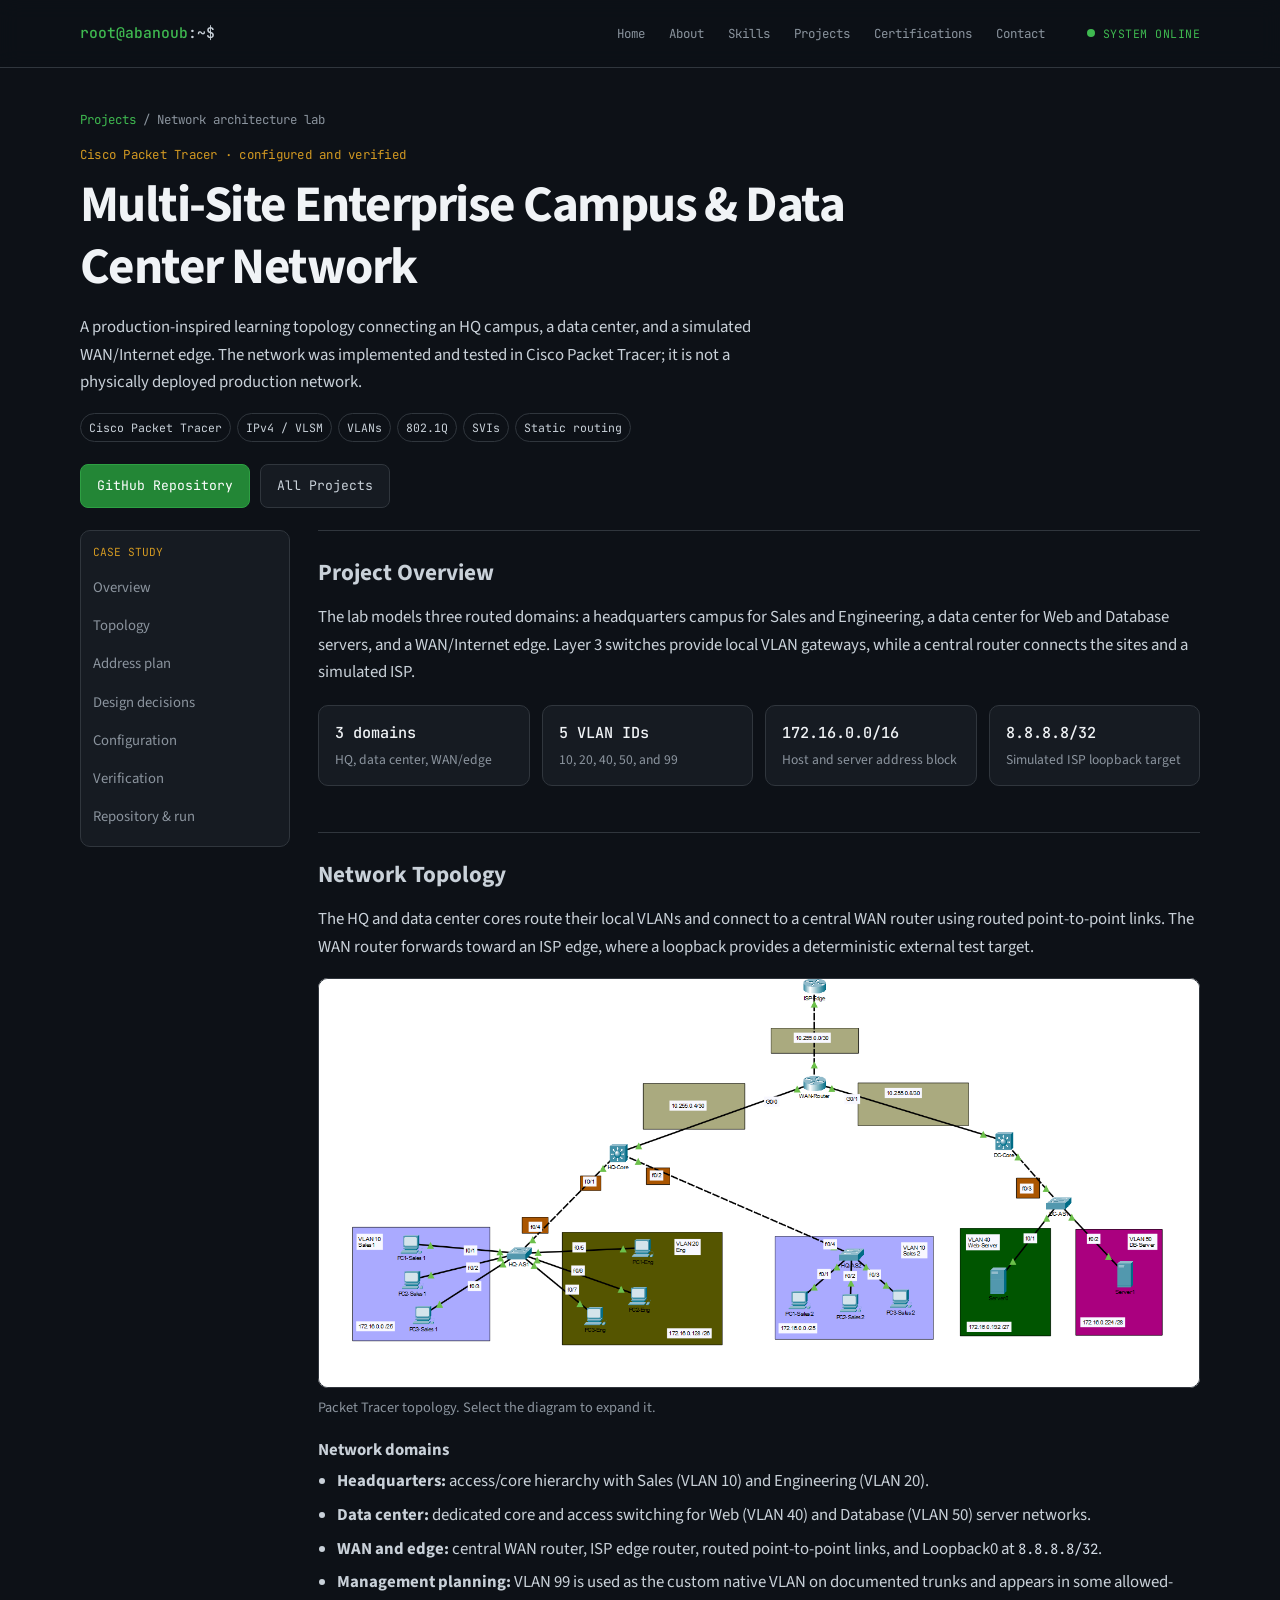
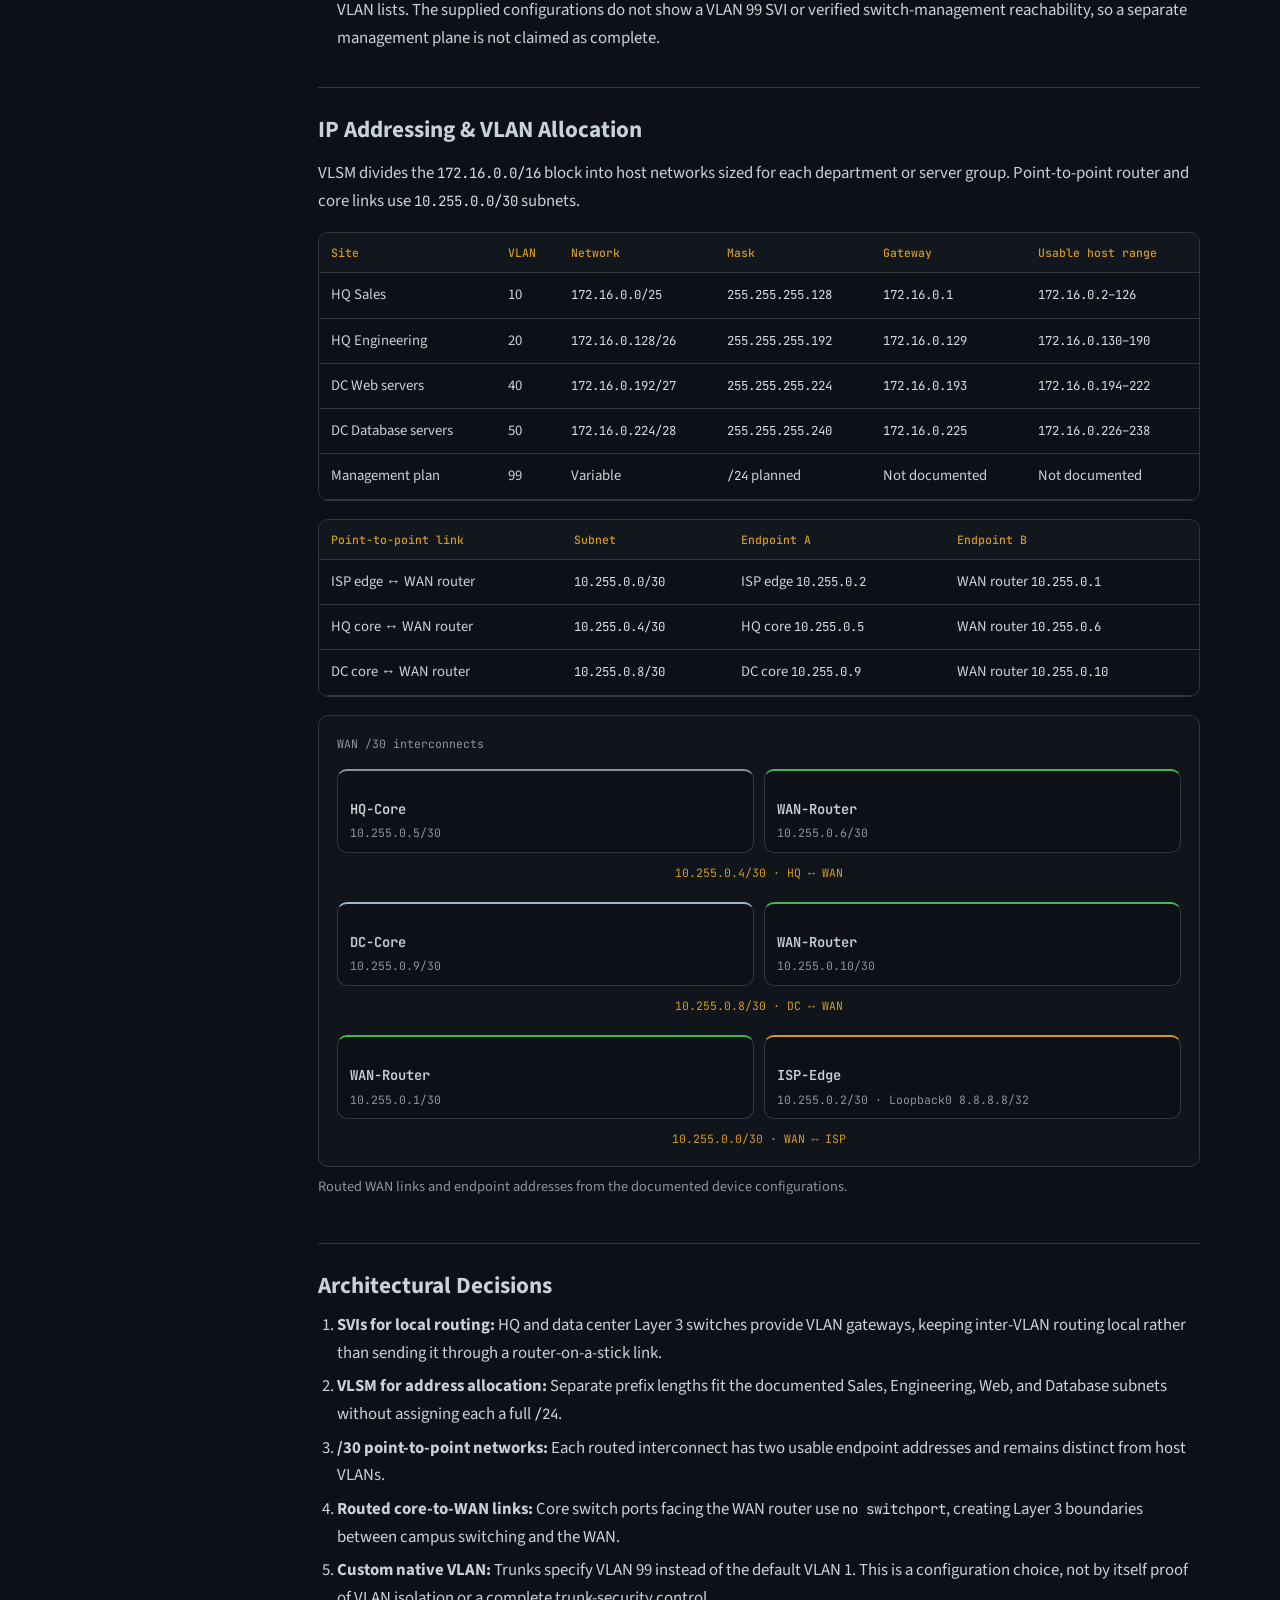
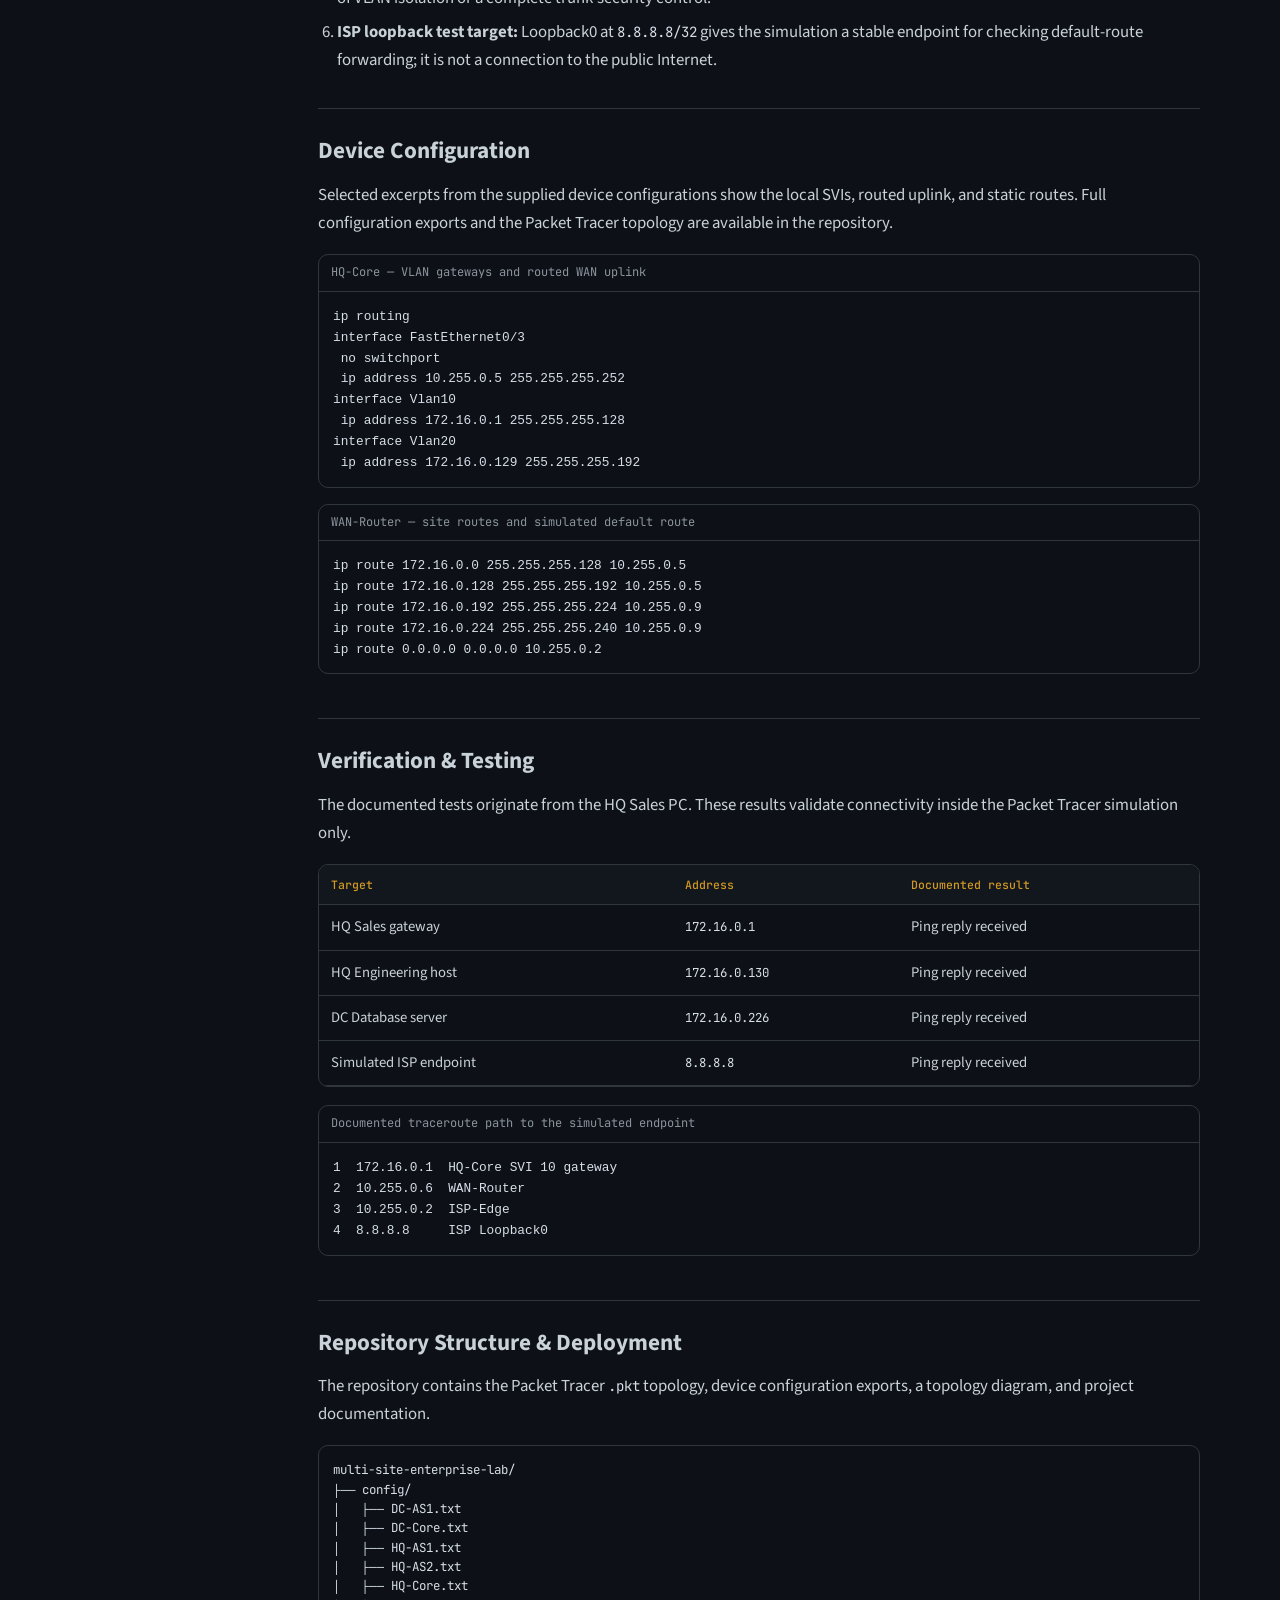
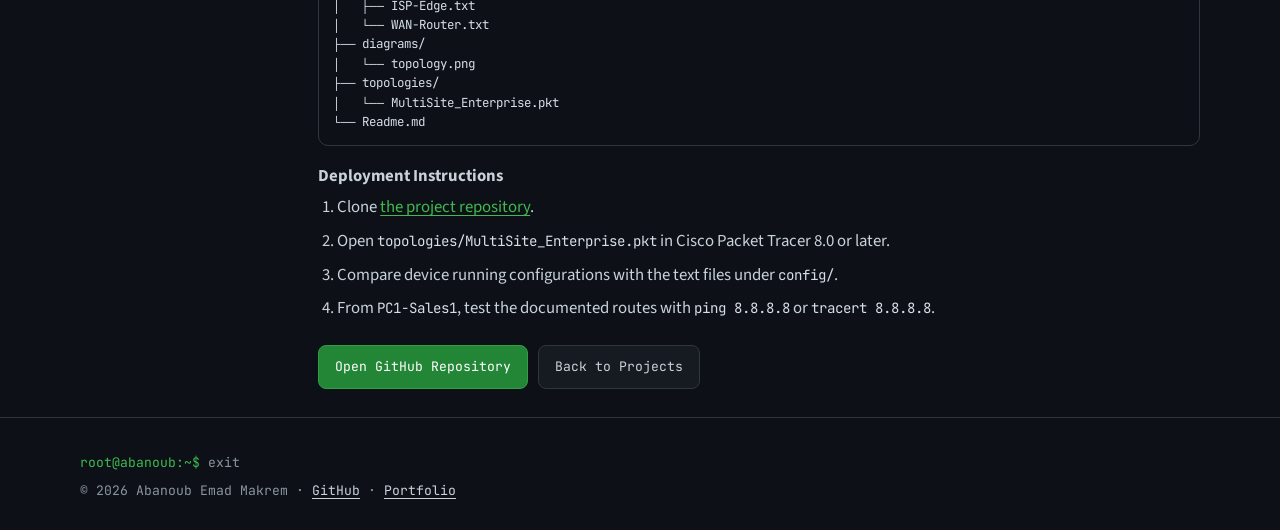
<file: projects/multi-site.html>
<!DOCTYPE html>
<html lang="en">
<head>
  <meta charset="UTF-8">
  <meta name="viewport" content="width=device-width, initial-scale=1">
  <title>Multi-Site Enterprise Network Lab | Abanoub Emad Makrem</title>
  <meta name="description" content="A Cisco Packet Tracer enterprise campus, data center, and WAN lab covering VLANs, VLSM, Layer 3 switching, static routing, and connectivity verification.">
  <meta name="author" content="Abanoub Emad Makrem">
  <meta name="theme-color" content="#0d1117">
  <link rel="icon" href="../assets/icons/favicon.svg" type="image/svg+xml">
  <link rel="stylesheet" href="../css/style.css">
  <link rel="stylesheet" href="../css/responsive.css">
</head>
<body data-home="../index.html">
  <a class="skip-link" href="#main">Skip to content</a>
  <header class="site-header">
    <div class="header-inner">
      <a class="brand" href="../index.html"><span>root@abanoub</span>:~$</a>
      <button class="nav-toggle" type="button" aria-expanded="false" aria-controls="site-nav">Menu</button>
      <ul class="nav-links" id="site-nav">
        <li><a href="../index.html#home">Home</a></li>
        <li><a href="../index.html#about">About</a></li>
        <li><a href="../index.html#skills">Skills</a></li>
        <li><a href="../index.html#projects">Projects</a></li>
        <li><a href="../index.html#certifications">Certifications</a></li>
        <li><a href="../index.html#contact">Contact</a></li>
      </ul>
      <p class="status"><i aria-hidden="true"></i> SYSTEM ONLINE</p>
    </div>
  </header>

  <main id="main">
    <section class="case-hero">
      <div class="wrap">
        <p class="crumbs"><a href="../index.html#projects">Projects</a> / Network architecture lab</p>
        <p class="section-kicker">Cisco Packet Tracer · configured and verified</p>
        <h1>Multi-Site Enterprise Campus &amp; Data Center Network</h1>
        <p class="lede">A production-inspired learning topology connecting an HQ campus, a data center, and a simulated WAN/Internet edge. The network was implemented and tested in Cisco Packet Tracer; it is not a physically deployed production network.</p>
        <ul class="tags" aria-label="Project technologies">
          <li>Cisco Packet Tracer</li><li>IPv4 / VLSM</li><li>VLANs</li><li>802.1Q</li><li>SVIs</li><li>Static routing</li>
        </ul>
        <div class="actions">
          <a class="btn btn-primary" href="https://github.com/AbanoubEmadM/multi-site-enterprise-lab" target="_blank" rel="noopener noreferrer">GitHub Repository</a>
          <a class="btn" href="../index.html#projects">All Projects</a>
        </div>
      </div>
    </section>

    <div class="wrap case-layout">
      <nav class="toc" aria-label="On this page">
        <span>CASE STUDY</span>
        <a href="#overview">Overview</a>
        <a href="#topology">Topology</a>
        <a href="#addressing">Address plan</a>
        <a href="#decisions">Design decisions</a>
        <a href="#configuration">Configuration</a>
        <a href="#verification">Verification</a>
        <a href="#repository">Repository &amp; run</a>
      </nav>

      <div class="case-content">
        <section class="case-section" id="overview">
          <h2>Project Overview</h2>
          <p>The lab models three routed domains: a headquarters campus for Sales and Engineering, a data center for Web and Database servers, and a WAN/Internet edge. Layer 3 switches provide local VLAN gateways, while a central router connects the sites and a simulated ISP.</p>
          <div class="facts">
            <div class="fact"><b>3 domains</b><span>HQ, data center, WAN/edge</span></div>
            <div class="fact"><b>5 VLAN IDs</b><span>10, 20, 40, 50, and 99</span></div>
            <div class="fact"><b>172.16.0.0/16</b><span>Host and server address block</span></div>
            <div class="fact"><b>8.8.8.8/32</b><span>Simulated ISP loopback target</span></div>
          </div>
        </section>

        <section class="case-section" id="topology">
          <h2>Network Topology</h2>
          <p>The HQ and data center cores route their local VLANs and connect to a central WAN router using routed point-to-point links. The WAN router forwards toward an ISP edge, where a loopback provides a deterministic external test target.</p>
          <figure class="figure">
            <button class="zoom" type="button" data-lightbox data-full="../assets/images/diagrams/multi-site-topology.png" data-caption="Cisco Packet Tracer topology: HQ campus, data center, WAN router, and ISP edge">
              <img src="../assets/images/diagrams/multi-site-topology.png" alt="Cisco Packet Tracer topology showing Sales and Engineering VLANs at HQ, Web and Database server VLANs at the data center, and routed WAN and ISP links">
            </button>
            <figcaption>Packet Tracer topology. Select the diagram to expand it.</figcaption>
          </figure>
          <h3>Network domains</h3>
          <ul class="clean">
            <li><strong>Headquarters:</strong> access/core hierarchy with Sales (VLAN 10) and Engineering (VLAN 20).</li>
            <li><strong>Data center:</strong> dedicated core and access switching for Web (VLAN 40) and Database (VLAN 50) server networks.</li>
            <li><strong>WAN and edge:</strong> central WAN router, ISP edge router, routed point-to-point links, and Loopback0 at <code>8.8.8.8/32</code>.</li>
            <li><strong>Management planning:</strong> VLAN 99 is used as the custom native VLAN on documented trunks and appears in some allowed-VLAN lists. The supplied configurations do not show a VLAN 99 SVI or verified switch-management reachability, so a separate management plane is not claimed as complete.</li>
          </ul>
        </section>

        <section class="case-section" id="addressing">
          <h2>IP Addressing &amp; VLAN Allocation</h2>
          <p>VLSM divides the <code>172.16.0.0/16</code> block into host networks sized for each department or server group. Point-to-point router and core links use <code>10.255.0.0/30</code> subnets.</p>
          <div class="table-wrap">
            <table>
              <thead>
                <tr><th>Site</th><th>VLAN</th><th>Network</th><th>Mask</th><th>Gateway</th><th>Usable host range</th></tr>
              </thead>
              <tbody>
                <tr><td>HQ Sales</td><td>10</td><td><code>172.16.0.0/25</code></td><td><code>255.255.255.128</code></td><td><code>172.16.0.1</code></td><td><code>172.16.0.2–126</code></td></tr>
                <tr><td>HQ Engineering</td><td>20</td><td><code>172.16.0.128/26</code></td><td><code>255.255.255.192</code></td><td><code>172.16.0.129</code></td><td><code>172.16.0.130–190</code></td></tr>
                <tr><td>DC Web servers</td><td>40</td><td><code>172.16.0.192/27</code></td><td><code>255.255.255.224</code></td><td><code>172.16.0.193</code></td><td><code>172.16.0.194–222</code></td></tr>
                <tr><td>DC Database servers</td><td>50</td><td><code>172.16.0.224/28</code></td><td><code>255.255.255.240</code></td><td><code>172.16.0.225</code></td><td><code>172.16.0.226–238</code></td></tr>
                <tr><td>Management plan</td><td>99</td><td>Variable</td><td><code>/24</code> planned</td><td>Not documented</td><td>Not documented</td></tr>
              </tbody>
            </table>
          </div>
          <div class="table-wrap">
            <table>
              <thead>
                <tr><th>Point-to-point link</th><th>Subnet</th><th>Endpoint A</th><th>Endpoint B</th></tr>
              </thead>
              <tbody>
                <tr><td>ISP edge ↔ WAN router</td><td><code>10.255.0.0/30</code></td><td>ISP edge <code>10.255.0.2</code></td><td>WAN router <code>10.255.0.1</code></td></tr>
                <tr><td>HQ core ↔ WAN router</td><td><code>10.255.0.4/30</code></td><td>HQ core <code>10.255.0.5</code></td><td>WAN router <code>10.255.0.6</code></td></tr>
                <tr><td>DC core ↔ WAN router</td><td><code>10.255.0.8/30</code></td><td>DC core <code>10.255.0.9</code></td><td>WAN router <code>10.255.0.10</code></td></tr>
              </tbody>
            </table>
          </div>
          <figure class="figure">
            <div class="topo" aria-label="WAN point-to-point link map">
              <p class="domain-label">WAN /30 interconnects</p>
              <div class="topo-stack">
                <div class="topo-split">
                  <article class="node hq"><h3>HQ-Core</h3><p>10.255.0.5/30</p></article>
                  <article class="node wan"><h3>WAN-Router</h3><p>10.255.0.6/30</p></article>
                </div>
                <p class="link-label">10.255.0.4/30 · HQ ↔ WAN</p>
                <div class="topo-split">
                  <article class="node dc"><h3>DC-Core</h3><p>10.255.0.9/30</p></article>
                  <article class="node wan"><h3>WAN-Router</h3><p>10.255.0.10/30</p></article>
                </div>
                <p class="link-label">10.255.0.8/30 · DC ↔ WAN</p>
                <div class="topo-split">
                  <article class="node wan"><h3>WAN-Router</h3><p>10.255.0.1/30</p></article>
                  <article class="node eng"><h3>ISP-Edge</h3><p>10.255.0.2/30 · Loopback0 8.8.8.8/32</p></article>
                </div>
                <p class="link-label">10.255.0.0/30 · WAN ↔ ISP</p>
              </div>
            </div>
            <figcaption>Routed WAN links and endpoint addresses from the documented device configurations.</figcaption>
          </figure>
        </section>

        <section class="case-section" id="decisions">
          <h2>Architectural Decisions</h2>
          <ol class="clean">
            <li><strong>SVIs for local routing:</strong> HQ and data center Layer 3 switches provide VLAN gateways, keeping inter-VLAN routing local rather than sending it through a router-on-a-stick link.</li>
            <li><strong>VLSM for address allocation:</strong> Separate prefix lengths fit the documented Sales, Engineering, Web, and Database subnets without assigning each a full <code>/24</code>.</li>
            <li><strong>/30 point-to-point networks:</strong> Each routed interconnect has two usable endpoint addresses and remains distinct from host VLANs.</li>
            <li><strong>Routed core-to-WAN links:</strong> Core switch ports facing the WAN router use <code>no switchport</code>, creating Layer 3 boundaries between campus switching and the WAN.</li>
            <li><strong>Custom native VLAN:</strong> Trunks specify VLAN 99 instead of the default VLAN 1. This is a configuration choice, not by itself proof of VLAN isolation or a complete trunk-security control.</li>
            <li><strong>ISP loopback test target:</strong> Loopback0 at <code>8.8.8.8/32</code> gives the simulation a stable endpoint for checking default-route forwarding; it is not a connection to the public Internet.</li>
          </ol>
        </section>

        <section class="case-section" id="configuration">
          <h2>Device Configuration</h2>
          <p>Selected excerpts from the supplied device configurations show the local SVIs, routed uplink, and static routes. Full configuration exports and the Packet Tracer topology are available in the repository.</p>
          <div class="config">
            <header>HQ-Core — VLAN gateways and routed WAN uplink</header>
            <pre><code>ip routing
interface FastEthernet0/3
 no switchport
 ip address 10.255.0.5 255.255.255.252
interface Vlan10
 ip address 172.16.0.1 255.255.255.128
interface Vlan20
 ip address 172.16.0.129 255.255.255.192</code></pre>
          </div>
          <div class="config">
            <header>WAN-Router — site routes and simulated default route</header>
            <pre><code>ip route 172.16.0.0 255.255.255.128 10.255.0.5
ip route 172.16.0.128 255.255.255.192 10.255.0.5
ip route 172.16.0.192 255.255.255.224 10.255.0.9
ip route 172.16.0.224 255.255.255.240 10.255.0.9
ip route 0.0.0.0 0.0.0.0 10.255.0.2</code></pre>
          </div>
        </section>

        <section class="case-section" id="verification">
          <h2>Verification &amp; Testing</h2>
          <p>The documented tests originate from the HQ Sales PC. These results validate connectivity inside the Packet Tracer simulation only.</p>
          <div class="table-wrap">
            <table>
              <thead><tr><th>Target</th><th>Address</th><th>Documented result</th></tr></thead>
              <tbody>
                <tr><td>HQ Sales gateway</td><td><code>172.16.0.1</code></td><td>Ping reply received</td></tr>
                <tr><td>HQ Engineering host</td><td><code>172.16.0.130</code></td><td>Ping reply received</td></tr>
                <tr><td>DC Database server</td><td><code>172.16.0.226</code></td><td>Ping reply received</td></tr>
                <tr><td>Simulated ISP endpoint</td><td><code>8.8.8.8</code></td><td>Ping reply received</td></tr>
              </tbody>
            </table>
          </div>
          <div class="config">
            <header>Documented traceroute path to the simulated endpoint</header>
            <pre><code>1  172.16.0.1  HQ-Core SVI 10 gateway
2  10.255.0.6  WAN-Router
3  10.255.0.2  ISP-Edge
4  8.8.8.8     ISP Loopback0</code></pre>
          </div>
        </section>

        <section class="case-section" id="repository">
          <h2>Repository Structure &amp; Deployment</h2>
          <p>The repository contains the Packet Tracer <code>.pkt</code> topology, device configuration exports, a topology diagram, and project documentation.</p>
          <pre class="path">multi-site-enterprise-lab/
├── config/
│   ├── DC-AS1.txt
│   ├── DC-Core.txt
│   ├── HQ-AS1.txt
│   ├── HQ-AS2.txt
│   ├── HQ-Core.txt
│   ├── ISP-Edge.txt
│   └── WAN-Router.txt
├── diagrams/
│   └── topology.png
├── topologies/
│   └── MultiSite_Enterprise.pkt
└── Readme.md</pre>
          <h3>Deployment Instructions</h3>
          <ol class="clean">
            <li>Clone <a href="https://github.com/AbanoubEmadM/multi-site-enterprise-lab" target="_blank" rel="noopener noreferrer">the project repository</a>.</li>
            <li>Open <code>topologies/MultiSite_Enterprise.pkt</code> in Cisco Packet Tracer 8.0 or later.</li>
            <li>Compare device running configurations with the text files under <code>config/</code>.</li>
            <li>From <code>PC1-Sales1</code>, test the documented routes with <code>ping 8.8.8.8</code> or <code>tracert 8.8.8.8</code>.</li>
          </ol>
          <div class="actions">
            <a class="btn btn-primary" href="https://github.com/AbanoubEmadM/multi-site-enterprise-lab" target="_blank" rel="noopener noreferrer">Open GitHub Repository</a>
            <a class="btn" href="../index.html#projects">Back to Projects</a>
          </div>
        </section>
      </div>
    </div>
  </main>

  <footer class="site-footer">
    <div class="wrap">
      <p><span class="prompt">root@abanoub:~$ </span>exit</p>
      <p>© <span id="year">2026</span> Abanoub Emad Makrem · <a href="https://github.com/AbanoubEmadM" target="_blank" rel="noopener noreferrer">GitHub</a> · <a href="../index.html#projects">Portfolio</a></p>
    </div>
  </footer>

  <dialog class="lightbox" id="lightbox" aria-label="Expanded image">
    <div class="lightbox-bar">
      <span id="lightbox-caption">Image</span>
      <button class="icon-btn" type="button" data-close>Close</button>
    </div>
    <img id="lightbox-image" alt="">
  </dialog>

  <script src="../js/navigation.js"></script>
  <script src="../js/script.js"></script>
</body>
</html>
</file>
<file: css/style.css>
@font-face {
  font-family: "JetBrains Mono";
  font-style: normal;
  font-weight: 400;
  font-display: swap;
  src: url("../assets/fonts/jetbrains-mono-400.woff2") format("woff2");
}

@font-face {
  font-family: "JetBrains Mono";
  font-style: normal;
  font-weight: 500;
  font-display: swap;
  src: url("../assets/fonts/jetbrains-mono-500.woff2") format("woff2");
}

@font-face {
  font-family: "JetBrains Mono";
  font-style: normal;
  font-weight: 600;
  font-display: swap;
  src: url("../assets/fonts/jetbrains-mono-600.woff2") format("woff2");
}

@font-face {
  font-family: "Source Sans 3";
  font-style: normal;
  font-weight: 400;
  font-display: swap;
  src: url("../assets/fonts/source-sans-3-400.woff2") format("woff2");
}

@font-face {
  font-family: "Source Sans 3";
  font-style: normal;
  font-weight: 600;
  font-display: swap;
  src: url("../assets/fonts/source-sans-3-600.woff2") format("woff2");
}

@font-face {
  font-family: "Source Sans 3";
  font-style: normal;
  font-weight: 700;
  font-display: swap;
  src: url("../assets/fonts/source-sans-3-700.woff2") format("woff2");
}

:root {
  --bg: #0d1117;
  --bg-2: #161b22;
  --green: #3fb950;
  --green-deep: #238636;
  --amber: #d29922;
  --text: #c9d1d9;
  --muted: #8b949e;
  --border: #30363d;
  --red: #f85149;
  --shadow: 0 16px 40px rgba(0, 0, 0, 0.35);
  --mono: "JetBrains Mono", ui-monospace, "Cascadia Code", Consolas, monospace;
  --sans: "Source Sans 3", "Segoe UI", sans-serif;
  --header: 68px;
  --wrap: 1120px;
  --radius: 12px;
  color-scheme: dark;
}

*,
*::before,
*::after {
  box-sizing: border-box;
}

html {
  scroll-behavior: smooth;
}

body {
  margin: 0;
  background: var(--bg);
  color: var(--text);
  font-family: var(--sans);
  font-size: 1.05rem;
  line-height: 1.65;
}

img {
  max-width: 100%;
  height: auto;
  display: block;
}

a {
  color: var(--green);
  text-decoration-thickness: 1px;
  text-underline-offset: 3px;
}

a:hover {
  color: #56d364;
}

:focus-visible {
  outline: 2px solid var(--green);
  outline-offset: 3px;
}

.skip-link {
  position: absolute;
  left: 16px;
  top: -40px;
  background: var(--green);
  color: #04140a;
  padding: 8px 12px;
  z-index: 20;
  font-family: var(--mono);
  font-size: 0.85rem;
}

.skip-link:focus {
  top: 12px;
}

.wrap {
  width: min(var(--wrap), calc(100% - 40px));
  margin-inline: auto;
}

.site-header {
  position: sticky;
  top: 0;
  z-index: 30;
  height: var(--header);
  display: flex;
  align-items: center;
  background: rgba(13, 17, 23, 0.92);
  border-bottom: 1px solid var(--border);
  backdrop-filter: blur(10px);
}

.header-inner {
  display: flex;
  align-items: center;
  gap: 20px;
  width: min(var(--wrap), calc(100% - 32px));
  margin-inline: auto;
}

.brand {
  font-family: var(--mono);
  color: var(--text);
  text-decoration: none;
  font-weight: 500;
  font-size: 0.92rem;
  white-space: nowrap;
}

.brand span {
  color: var(--green);
}

.nav-links {
  display: flex;
  align-items: center;
  gap: 4px;
  margin-left: auto;
  list-style: none;
  padding: 0;
}

.nav-links a {
  color: var(--muted);
  text-decoration: none;
  font-family: var(--mono);
  font-size: 0.78rem;
  padding: 8px 10px;
  border-radius: 6px;
}

.nav-links a:hover,
.nav-links a[aria-current="true"] {
  color: var(--text);
  background: var(--bg-2);
}

.status {
  display: inline-flex;
  align-items: center;
  gap: 8px;
  margin-left: 12px;
  color: var(--green);
  font-family: var(--mono);
  font-size: 0.72rem;
  letter-spacing: 0.04em;
  white-space: nowrap;
}

.status i {
  width: 8px;
  height: 8px;
  border-radius: 50%;
  background: var(--green);
  display: block;
  box-shadow: 0 0 0 0 rgba(63, 185, 80, 0.6);
  animation: pulse 2.4s ease-out infinite;
}

.nav-toggle {
  display: none;
  margin-left: auto;
  background: transparent;
  color: var(--text);
  border: 1px solid var(--border);
  border-radius: 8px;
  min-width: 44px;
  min-height: 40px;
  font-family: var(--mono);
  font-size: 0.75rem;
}

.hero {
  position: relative;
  padding: 64px 0 32px;
  overflow: hidden;
}

.hero::before {
  content: "";
  position: absolute;
  inset: 0 auto auto 0;
  width: 520px;
  height: 280px;
  background: radial-gradient(circle, rgba(63, 185, 80, 0.08), transparent 70%);
  pointer-events: none;
}

.hero-grid {
  position: relative;
  display: grid;
  grid-template-columns: minmax(0, 1.15fr) minmax(280px, 0.85fr);
  gap: 36px;
  align-items: center;
}

.kicker,
.section-kicker {
  margin: 0 0 10px;
  font-family: var(--mono);
  font-size: 0.78rem;
  color: var(--amber);
  letter-spacing: 0.02em;
}

h1,
h2,
h3,
h4 {
  font-family: var(--sans);
  line-height: 1.2;
  font-weight: 700;
  margin: 0;
}

h1 {
  font-size: clamp(2.1rem, 4vw, 3.3rem);
  letter-spacing: -0.03em;
  color: #f0f3f6;
}

.role {
  margin: 12px 0 0;
  color: var(--green);
  font-family: var(--mono);
  font-size: 1rem;
}

.lede {
  margin: 16px 0 0;
  max-width: 42rem;
  color: var(--text);
}

.pill {
  display: inline-flex;
  align-items: center;
  gap: 8px;
  margin-top: 18px;
  padding: 6px 12px;
  border: 1px solid rgba(210, 153, 34, 0.45);
  border-radius: 999px;
  color: var(--amber);
  font-family: var(--mono);
  font-size: 0.75rem;
}

.pill i {
  width: 7px;
  height: 7px;
  border-radius: 50%;
  background: var(--amber);
  display: block;
}

.actions {
  display: flex;
  flex-wrap: wrap;
  gap: 10px;
  margin-top: 22px;
}

.btn {
  display: inline-flex;
  align-items: center;
  justify-content: center;
  min-height: 44px;
  padding: 0 16px;
  border-radius: 8px;
  border: 1px solid var(--border);
  background: var(--bg-2);
  color: var(--text);
  text-decoration: none;
  font-family: var(--mono);
  font-size: 0.82rem;
  transition: background 0.16s ease, border-color 0.16s ease, color 0.16s ease;
}

.btn:hover {
  border-color: #4a5562;
  color: #fff;
}

.btn-primary {
  background: var(--green-deep);
  border-color: #2ea043;
  color: #fff;
}

.btn-primary:hover {
  background: #2ea043;
  color: #fff;
}

.facts {
  display: grid;
  grid-template-columns: repeat(4, 1fr);
  gap: 12px;
  margin: 28px 0 8px;
}

.fact {
  background: var(--bg-2);
  border: 1px solid var(--border);
  border-radius: 10px;
  padding: 14px 16px;
}

.fact b {
  display: block;
  font-family: var(--mono);
  font-size: 0.95rem;
  color: #f0f3f6;
  font-weight: 500;
}

.fact span {
  display: block;
  margin-top: 4px;
  color: var(--muted);
  font-size: 0.85rem;
}

.window {
  background: var(--bg-2);
  border: 1px solid var(--border);
  border-radius: var(--radius);
  box-shadow: var(--shadow);
  overflow: hidden;
}

.window-bar {
  display: flex;
  align-items: center;
  gap: 8px;
  min-height: 42px;
  padding: 0 14px;
  background: #0d1117;
  border-bottom: 1px solid var(--border);
}

.dots {
  display: inline-flex;
  gap: 6px;
}

.dots i {
  width: 10px;
  height: 10px;
  border-radius: 50%;
  display: block;
  background: #30363d;
}

.dots i:nth-child(1) { background: #f85149; }
.dots i:nth-child(2) { background: #d29922; }
.dots i:nth-child(3) { background: #3fb950; }

.window-title {
  margin-left: 8px;
  color: var(--muted);
  font-family: var(--mono);
  font-size: 0.75rem;
}

.window-body {
  padding: 16px 18px 18px;
  font-family: var(--mono);
  font-size: 0.84rem;
  line-height: 1.7;
  min-height: 280px;
}

.prompt { color: var(--green); }
.cmd { color: var(--text); }
.out { color: #d6dee8; margin: 2px 0 10px; }
.muted-line { color: var(--muted); }

.cursor {
  display: inline-block;
  width: 0.55ch;
  height: 1.05em;
  background: var(--green);
  vertical-align: text-bottom;
  margin-left: 2px;
  animation: blink 1.05s steps(1) infinite;
}

section {
  scroll-margin-top: calc(var(--header) + 16px);
  padding: 72px 0;
}

.section-head {
  display: flex;
  justify-content: space-between;
  gap: 20px;
  align-items: end;
  margin-bottom: 28px;
}

.section-head h2 {
  font-size: clamp(1.6rem, 3vw, 2.1rem);
  letter-spacing: -0.02em;
}

.section-head p {
  margin: 8px 0 0;
  max-width: 46rem;
  color: var(--muted);
}

.about-grid,
.skill-grid,
.cert-grid,
.contact-grid {
  display: grid;
  gap: 18px;
}

.about-grid {
  grid-template-columns: 1.2fr 0.8fr;
  align-items: start;
}

.prose p {
  margin: 0 0 14px;
}

.prose p:last-child {
  margin-bottom: 0;
}

.panel {
  background: var(--bg-2);
  border: 1px solid var(--border);
  border-radius: var(--radius);
}

.kv {
  margin: 0;
}

.kv div {
  display: grid;
  grid-template-columns: 148px 1fr;
  gap: 10px;
  padding: 12px 16px;
  border-top: 1px solid var(--border);
}

.kv div:first-child {
  border-top: 0;
}

.kv dt {
  margin: 0;
  color: var(--amber);
  font-family: var(--mono);
  font-size: 0.75rem;
}

.kv dd {
  margin: 0;
  font-size: 0.98rem;
}

.skill-grid {
  grid-template-columns: 1fr 1fr;
}

.skill-card {
  background: var(--bg-2);
  border: 1px solid var(--border);
  border-radius: var(--radius);
  padding: 8px 8px 12px;
}

.skill-card header {
  display: flex;
  justify-content: space-between;
  gap: 12px;
  align-items: baseline;
  padding: 12px 12px 8px;
}

.skill-card h3 {
  font-size: 1.15rem;
}

.skill-card header span {
  font-family: var(--mono);
  font-size: 0.72rem;
  color: var(--muted);
}

.skill-item {
  display: grid;
  grid-template-columns: 1fr auto;
  gap: 4px 12px;
  padding: 10px 12px;
  border-top: 1px solid rgba(48, 54, 61, 0.7);
}

.skill-item strong {
  font-weight: 600;
  font-size: 0.98rem;
}

.skill-item p {
  grid-column: 1;
  margin: 0;
  color: var(--muted);
  font-size: 0.92rem;
  line-height: 1.45;
}

.badge {
  align-self: start;
  font-family: var(--mono);
  font-size: 0.68rem;
  letter-spacing: 0.03em;
  border: 1px solid var(--border);
  border-radius: 999px;
  padding: 2px 8px;
  color: var(--muted);
  white-space: nowrap;
}

.badge-hands {
  color: var(--green);
  border-color: rgba(63, 185, 80, 0.45);
}

.badge-study {
  color: var(--amber);
  border-color: rgba(210, 153, 34, 0.5);
}

.project-list {
  display: grid;
  gap: 22px;
}

.project {
  display: grid;
  grid-template-columns: minmax(260px, 0.9fr) minmax(0, 1.2fr);
  background: var(--bg-2);
  border: 1px solid var(--border);
  border-radius: var(--radius);
  overflow: hidden;
}

.project-feature {
  border-color: #3d4a38;
  box-shadow: var(--shadow);
}

.project-media {
  background: #f6f8fa;
  min-height: 220px;
  display: flex;
  align-items: center;
  justify-content: center;
  border-right: 1px solid var(--border);
}

.project-media img {
  width: 100%;
  height: 100%;
  object-fit: contain;
  max-height: 420px;
}

.project-body {
  padding: 22px 22px 20px;
}

.meta-row {
  display: flex;
  flex-wrap: wrap;
  gap: 8px;
  align-items: center;
  margin-bottom: 10px;
}

.eyebrow {
  font-family: var(--mono);
  font-size: 0.72rem;
  color: var(--amber);
}

.project h3 {
  font-size: 1.45rem;
  letter-spacing: -0.02em;
  margin-bottom: 8px;
}

.project p {
  margin: 0 0 12px;
}

.tags {
  display: flex;
  flex-wrap: wrap;
  gap: 6px;
  padding: 0;
  margin: 0 0 14px;
  list-style: none;
}

.tags li,
.chip {
  font-family: var(--mono);
  font-size: 0.72rem;
  color: var(--text);
  border: 1px solid var(--border);
  background: var(--bg);
  border-radius: 999px;
  padding: 4px 8px;
}

.verify-row {
  display: flex;
  flex-wrap: wrap;
  gap: 8px;
  margin: 0 0 16px;
  padding: 0;
  list-style: none;
}

.verify-row li {
  font-family: var(--mono);
  font-size: 0.72rem;
  color: var(--green);
  background: rgba(63, 185, 80, 0.08);
  border: 1px solid rgba(63, 185, 80, 0.25);
  border-radius: 8px;
  padding: 6px 8px;
}

.cert-grid {
  grid-template-columns: repeat(3, 1fr);
}

.cert-card,
.contact-card,
.timeline {
  background: var(--bg-2);
  border: 1px solid var(--border);
  border-radius: var(--radius);
  padding: 18px;
}

.cert-card h3,
.contact-card h3 {
  font-size: 1.05rem;
  margin-bottom: 8px;
}

.cert-card p,
.contact-card p {
  margin: 0;
  color: var(--muted);
}

.course {
  margin-top: 14px;
  padding-top: 14px;
  border-top: 1px solid var(--border);
}

.course strong {
  display: block;
  color: var(--text);
}

.study-list {
  margin: 12px 0 0;
  padding: 0;
  list-style: none;
}

.study-list li {
  padding: 8px 0;
  border-top: 1px solid var(--border);
  font-family: var(--mono);
  font-size: 0.86rem;
}

.study-list li:first-child {
  border-top: 0;
}

.timeline {
  padding: 8px 8px 8px 0;
}

.milestone {
  display: grid;
  grid-template-columns: 140px 18px 1fr;
  gap: 12px;
  padding: 8px 16px;
}

.milestone time,
.milestone .when {
  font-family: var(--mono);
  font-size: 0.75rem;
  color: var(--muted);
  padding-top: 12px;
}

.rail {
  position: relative;
}

.rail::before {
  content: "";
  position: absolute;
  left: 6px;
  top: 0;
  bottom: 0;
  width: 1px;
  background: var(--border);
}

.rail i {
  position: relative;
  z-index: 1;
  display: block;
  width: 13px;
  height: 13px;
  margin-top: 14px;
  border-radius: 50%;
  background: var(--bg);
  border: 2px solid var(--green);
}

.milestone.planned .rail i {
  border-color: var(--amber);
}

.milestone article {
  padding: 10px 0 14px;
}

.milestone h3 {
  font-size: 1.05rem;
}

.milestone p {
  margin: 4px 0 0;
  color: var(--muted);
}

.term-help {
  margin: 0 0 12px;
  color: var(--muted);
}

.term-screen {
  max-height: 440px;
  overflow: auto;
  min-height: 240px;
}

.term-line {
  white-space: pre-wrap;
  overflow-wrap: anywhere;
  animation: rise 0.18s ease;
}

.term-form {
  display: flex;
  align-items: center;
  gap: 8px;
  margin-top: 8px;
}

.term-form input {
  flex: 1;
  min-width: 0;
  background: transparent;
  border: 0;
  color: var(--text);
  font: inherit;
  font-size: 16px;
  caret-color: var(--green);
  padding: 4px 0;
}

.term-form input:focus {
  outline: none;
}

.contact-grid {
  grid-template-columns: repeat(4, 1fr);
}

.contact-card {
  display: flex;
  flex-direction: column;
  gap: 8px;
  min-height: 150px;
  text-decoration: none;
  color: inherit;
  transition: border-color 0.16s ease, transform 0.16s ease;
}

a.contact-card:hover {
  border-color: #4a5562;
  transform: translateY(-2px);
  color: inherit;
}

.contact-card span {
  font-family: var(--mono);
  font-size: 0.72rem;
  color: var(--amber);
}

.contact-card strong {
  font-size: 1.02rem;
  overflow-wrap: anywhere;
}

.site-footer {
  border-top: 1px solid var(--border);
  padding: 28px 0 40px;
}

.site-footer p {
  margin: 6px 0;
  font-family: var(--mono);
  font-size: 0.82rem;
  color: var(--muted);
}

.site-footer a {
  color: var(--text);
}

.case-hero {
  padding: 42px 0 10px;
}

.case-hero h1 {
  max-width: 860px;
}

.case-hero .tags {
  margin-top: 16px;
}

.crumbs {
  font-family: var(--mono);
  font-size: 0.78rem;
  color: var(--muted);
  margin: 0 0 14px;
}

.crumbs a {
  color: var(--green);
  text-decoration: none;
}

.case-layout {
  display: grid;
  grid-template-columns: 210px minmax(0, 1fr);
  gap: 28px;
  align-items: start;
  padding-top: 12px;
}

.case-content {
  min-width: 0;
}

.case-content h3 {
  margin: 20px 0 8px;
  font-size: 1.05rem;
}

.case-content .facts {
  margin: 18px 0;
}

.toc {
  position: sticky;
  top: calc(var(--header) + 16px);
  display: flex;
  flex-direction: column;
  gap: 6px;
  padding: 12px;
  background: var(--bg-2);
  border: 1px solid var(--border);
  border-radius: 10px;
}

.toc span {
  font-family: var(--mono);
  font-size: 0.7rem;
  color: var(--amber);
  margin-bottom: 4px;
}

.toc a {
  color: var(--muted);
  text-decoration: none;
  font-size: 0.92rem;
  padding: 4px 0;
}

.toc a:hover {
  color: var(--text);
}

.case-section {
  padding: 28px 0;
  border-top: 1px solid var(--border);
}

.case-section h2 {
  font-size: 1.45rem;
  margin-bottom: 12px;
}

.callout {
  margin: 16px 0;
  padding: 12px 14px;
  border: 1px solid rgba(210, 153, 34, 0.45);
  background: rgba(210, 153, 34, 0.08);
  border-radius: 10px;
  color: var(--text);
}

.table-wrap {
  overflow-x: auto;
  border: 1px solid var(--border);
  border-radius: 10px;
  margin: 14px 0 18px;
}

table {
  width: 100%;
  border-collapse: collapse;
  font-size: 0.92rem;
  min-width: 640px;
}

th,
td {
  text-align: left;
  padding: 10px 12px;
  border-bottom: 1px solid var(--border);
  vertical-align: top;
}

th {
  font-family: var(--mono);
  font-size: 0.72rem;
  font-weight: 500;
  color: var(--amber);
  background: #12171e;
  white-space: nowrap;
}

td code,
p code,
li code {
  font-family: var(--mono);
  font-size: 0.84em;
  color: #d6dee8;
}

.config {
  margin: 0 0 16px;
  background: #0d1117;
  border: 1px solid var(--border);
  border-radius: 10px;
  overflow: hidden;
}

.config header {
  padding: 8px 12px;
  border-bottom: 1px solid var(--border);
  color: var(--muted);
  font-family: var(--mono);
  font-size: 0.75rem;
}

.config pre {
  margin: 0;
  padding: 14px;
  overflow-x: auto;
  font-family: var(--mono);
  font-size: 0.8rem;
  line-height: 1.55;
  color: #d6dee8;
}

.figure {
  margin: 16px 0;
}

.figure img,
.topo {
  border: 1px solid var(--border);
  border-radius: 10px;
}

.figure .zoom img {
  width: 100%;
  height: auto;
}

.shot-grid .figure .zoom img {
  height: 190px;
  object-fit: contain;
  background: #f6f8fa;
}

.figure figcaption {
  margin-top: 8px;
  color: var(--muted);
  font-size: 0.9rem;
}

.zoom {
  display: block;
  width: 100%;
  padding: 0;
  border: 0;
  background: #f6f8fa;
  border-radius: 10px;
  cursor: zoom-in;
}

.shot-grid {
  display: grid;
  grid-template-columns: 1fr 1fr;
  gap: 14px;
}

.topo {
  background: #10151c;
  padding: 18px;
}

.topo-stack,
.topo-split {
  display: grid;
  gap: 10px;
}

.topo-split {
  grid-template-columns: 1fr 1fr;
  margin-top: 10px;
}

.node {
  background: var(--bg);
  border: 1px solid var(--border);
  border-radius: 10px;
  padding: 10px 12px;
}

.node h3 {
  font-family: var(--mono);
  font-size: 0.86rem;
  font-weight: 600;
}

.node p {
  margin: 2px 0 0;
  color: var(--muted);
  font-family: var(--mono);
  font-size: 0.72rem;
  line-height: 1.45;
}

.node.hq { border-top: 2px solid #8b949e; }
.node.eng { border-top: 2px solid var(--amber); }
.node.wan { border-top: 2px solid var(--green); }
.node.dc { border-top: 2px solid #9fb6c9; }

.link-label {
  margin: 0;
  text-align: center;
  font-family: var(--mono);
  font-size: 0.72rem;
  color: var(--amber);
}

.domain-label {
  margin: 0 0 6px;
  font-family: var(--mono);
  font-size: 0.72rem;
  color: var(--muted);
}

dialog.lightbox {
  width: min(1100px, calc(100% - 32px));
  max-height: calc(100vh - 32px);
  border: 1px solid var(--border);
  border-radius: 12px;
  background: var(--bg-2);
  color: var(--text);
  padding: 12px;
  box-shadow: var(--shadow);
}

dialog.lightbox::backdrop {
  background: rgba(0, 0, 0, 0.72);
}

.lightbox-bar {
  display: flex;
  justify-content: space-between;
  align-items: center;
  gap: 12px;
  margin-bottom: 10px;
  font-family: var(--mono);
  font-size: 0.78rem;
  color: var(--muted);
}

.lightbox img {
  width: 100%;
  max-height: calc(100vh - 120px);
  object-fit: contain;
  background: #f6f8fa;
  border-radius: 8px;
}

.icon-btn {
  min-width: 44px;
  min-height: 36px;
  border-radius: 8px;
  border: 1px solid var(--border);
  background: var(--bg);
  color: var(--text);
  font-family: var(--mono);
  cursor: pointer;
}

ul.clean,
ol.clean {
  margin: 8px 0 0;
  padding-left: 1.2rem;
}

ul.clean li,
ol.clean li {
  margin: 6px 0;
}

.path {
  margin: 14px 0;
  padding: 14px;
  background: #0d1117;
  border: 1px solid var(--border);
  border-radius: 10px;
  overflow-x: auto;
  font-family: var(--mono);
  font-size: 0.78rem;
  line-height: 1.55;
  color: #d6dee8;
}

@keyframes blink {
  0%, 45% { opacity: 1; }
  50%, 100% { opacity: 0; }
}

@keyframes pulse {
  0% { box-shadow: 0 0 0 0 rgba(63, 185, 80, 0.45); }
  100% { box-shadow: 0 0 0 8px rgba(63, 185, 80, 0); }
}

@keyframes rise {
  from { opacity: 0; transform: translateY(2px); }
  to { opacity: 1; transform: none; }
}

@media (prefers-reduced-motion: reduce) {
  html { scroll-behavior: auto; }
  *, *::before, *::after {
    animation: none !important;
    transition: none !important;
  }
}
</file>
<file: css/responsive.css>
@media (max-width: 980px) {
  .hero-grid,
  .about-grid,
  .project,
  .case-layout,
  .cert-grid,
  .contact-grid,
  .facts,
  .topo-split {
    grid-template-columns: 1fr;
  }

  .project-media {
    border-right: 0;
    border-bottom: 1px solid var(--border);
  }

  .toc {
    position: static;
    flex-direction: row;
    flex-wrap: wrap;
    gap: 8px 14px;
  }

  .skill-grid {
    grid-template-columns: 1fr;
  }

  .shot-grid {
    grid-template-columns: 1fr;
  }
}

@media (max-width: 860px) {
  .nav-toggle {
    display: inline-flex;
    align-items: center;
    justify-content: center;
  }

  .status {
    margin-left: 0;
    margin-right: 8px;
  }

  .nav-links {
    display: none;
    position: absolute;
    top: calc(var(--header) + 8px);
    left: 16px;
    right: 16px;
    margin-left: 0;
    flex-direction: column;
    align-items: stretch;
    padding: 8px;
    background: var(--bg-2);
    border: 1px solid var(--border);
    border-radius: 12px;
    box-shadow: var(--shadow);
  }

  .nav-links.is-open {
    display: flex;
  }

  .nav-links a {
    padding: 12px;
    font-size: 0.9rem;
  }

  .site-header {
    position: sticky;
  }

  .header-inner {
    position: relative;
  }
}

@media (max-width: 640px) {
  .wrap {
    width: min(var(--wrap), calc(100% - 28px));
  }

  section {
    padding: 56px 0;
  }

  .hero {
    padding-top: 36px;
  }

  .actions,
  .actions .btn {
    width: 100%;
  }

  .section-head {
    flex-direction: column;
    align-items: start;
  }

  .milestone {
    grid-template-columns: 16px 1fr;
  }

  .milestone .when {
    grid-column: 2;
    padding-top: 0;
  }

  .kv div {
    grid-template-columns: 1fr;
    gap: 2px;
  }

  .window-body,
  .config pre,
  .path {
    font-size: 0.75rem;
  }

  .status {
    font-size: 0.62rem;
  }
}
</file>
